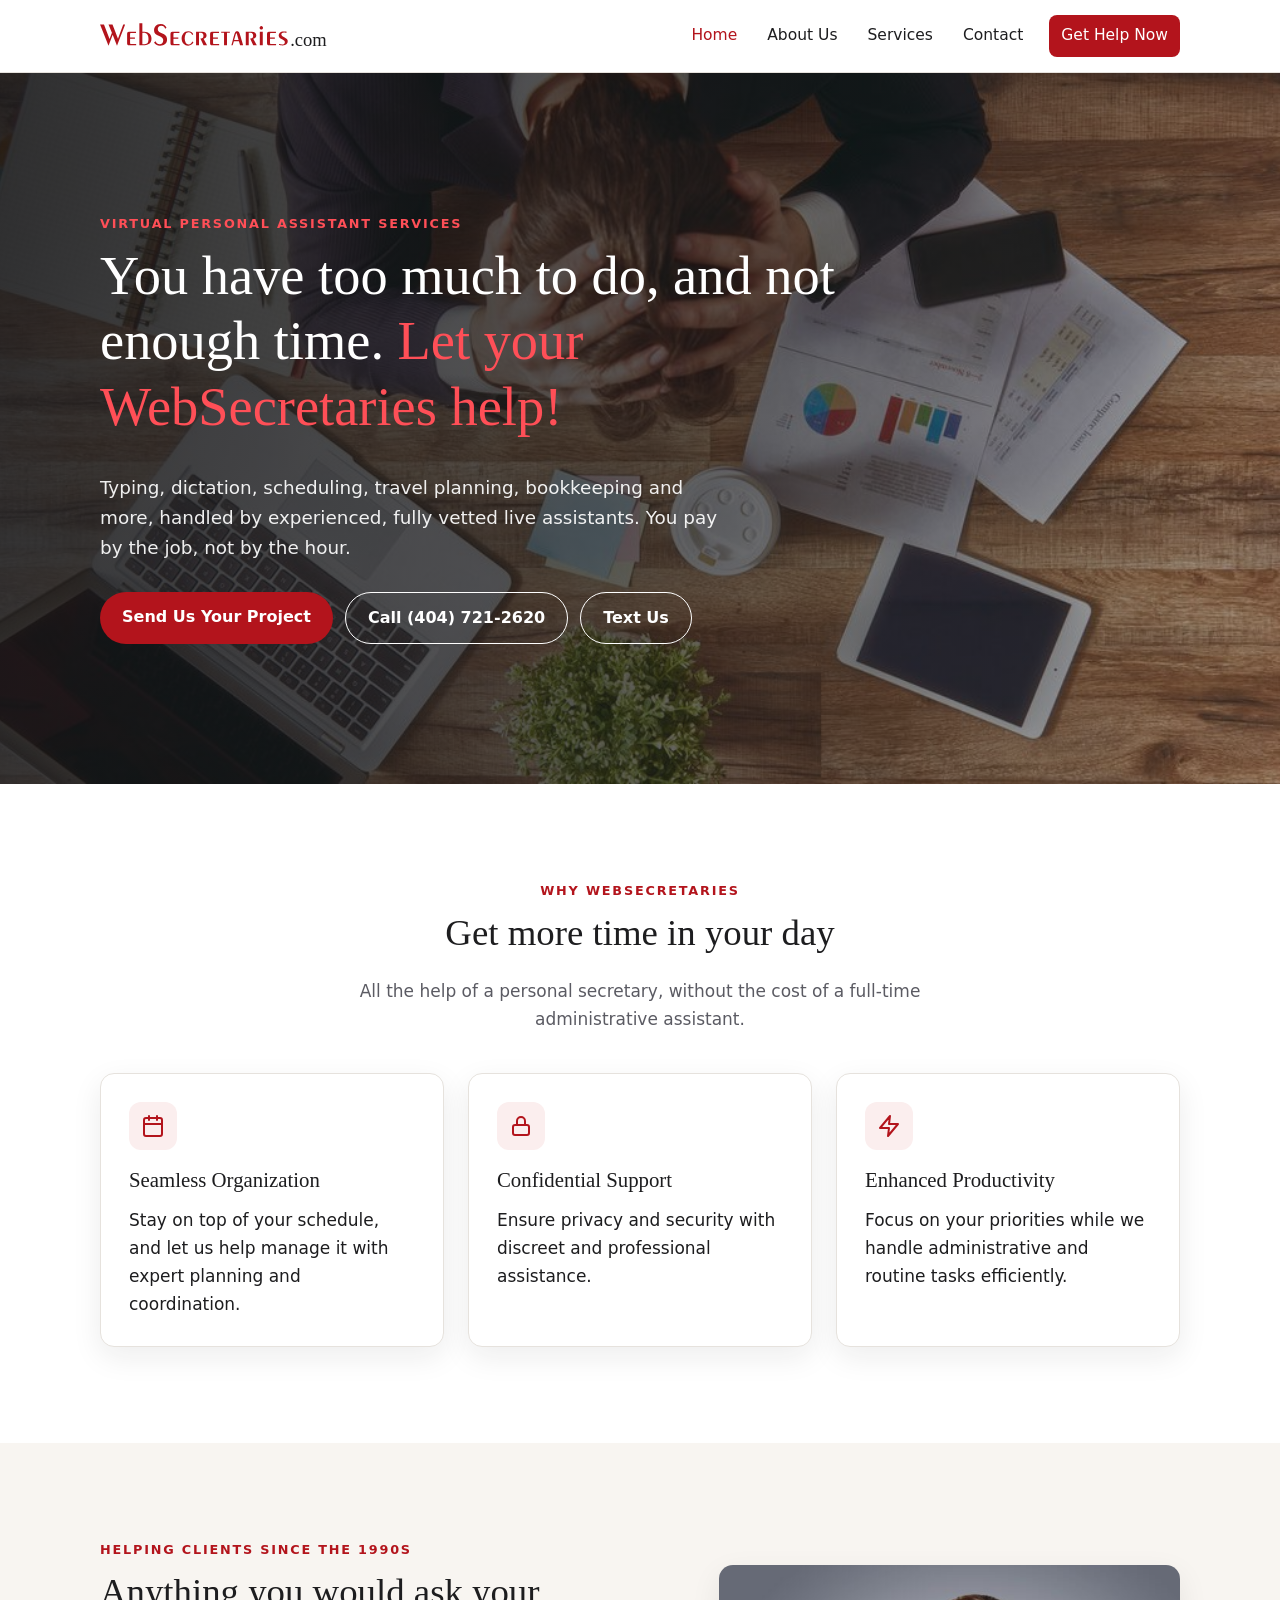
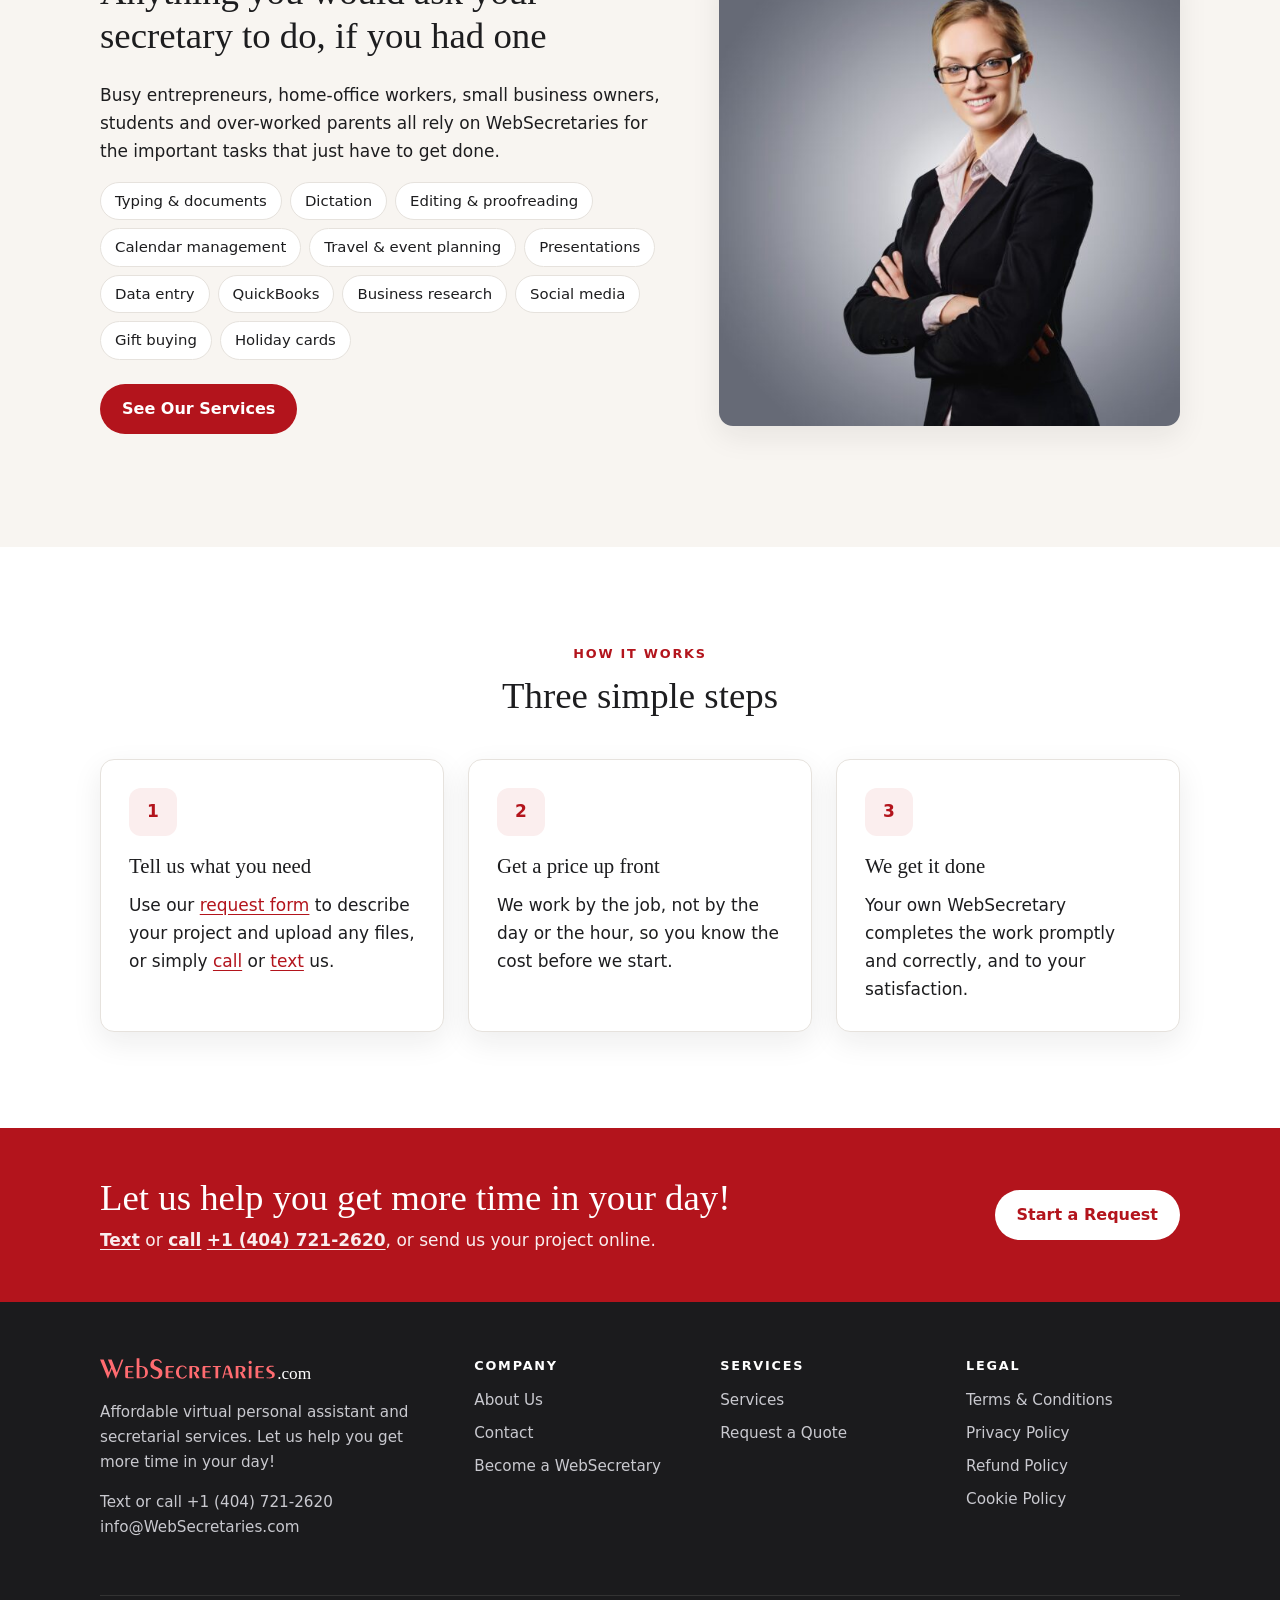
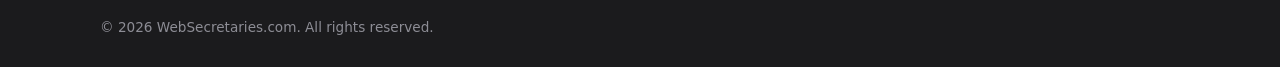
<file: index.html>
<!doctype html>
<html lang="en">
<head>
  <meta charset="utf-8">
  <meta http-equiv="Content-Security-Policy" content="default-src 'self'; script-src 'self'; style-src 'self' 'unsafe-inline' https://fonts.googleapis.com; font-src https://fonts.gstatic.com; img-src 'self' data:; connect-src 'self'; form-action 'self' https://forms.websecretaries.com; base-uri 'self'; object-src 'none'">
  <meta name="referrer" content="strict-origin-when-cross-origin">
  <meta name="viewport" content="width=device-width, initial-scale=1">
  <title>WebSecretaries.com | Affordable Virtual Assistant &amp; Secretarial Services</title>
  <meta name="description" content="You have too much to do and not enough time. WebSecretaries provides affordable virtual personal assistant and secretarial services, priced by the job, not the hour.">
  <link rel="canonical" href="https://websecretaries.com/">
  <link rel="icon" href="images/favicon.svg" type="image/svg+xml">
  <link rel="icon" href="images/favicon-32.png" sizes="32x32" type="image/png">
  <link rel="apple-touch-icon" href="images/apple-touch-icon.png">
  <link rel="preconnect" href="https://fonts.googleapis.com">
  <link rel="preconnect" href="https://fonts.gstatic.com" crossorigin>
  <link href="https://fonts.googleapis.com/css2?family=Inter:wght@400;500;600&family=Marcellus&display=swap" rel="stylesheet">
  <link rel="stylesheet" href="css/styles.css?v=20261014">
</head>
<body>
  <a class="skip-link" href="#main">Skip to content</a>

  <header class="site-header">
    <div class="container header-inner">
      <a class="logo" href="./"><img src="images/logo-wordmark.svg" alt="WebSecretaries" width="596" height="72"><span>.com</span></a>
      <button class="nav-toggle" aria-label="Menu" aria-expanded="false" aria-controls="site-nav"><span></span><span></span><span></span></button>
      <nav class="nav" id="site-nav" aria-label="Main">
        <a href="./" aria-current="page">Home</a>
        <a href="about.html">About Us</a>
        <a href="services.html">Services</a>
        <a href="contact.html">Contact</a>
        <a class="btn" href="contact.html#request">Get Help Now</a>
      </nav>
    </div>
  </header>

  <main id="main">
    <section class="hero">
      <div class="container">
        <span class="eyebrow">Virtual personal assistant services</span>
        <h1>You have too much to do, and not enough time. <em>Let your WebSecretaries help!</em></h1>
        <p>Typing, dictation, scheduling, travel planning, bookkeeping and more, handled by experienced, fully vetted live assistants. You pay by the job, not by the hour.</p>
        <div class="actions">
          <a class="btn" href="contact.html#request">Send Us Your Project</a>
          <a class="btn btn-outline" href="tel:+14047212620">Call (404) 721-2620</a>
          <a class="btn btn-outline" href="sms:+14047212620">Text Us</a>
        </div>
      </div>
    </section>

    <section class="section">
      <div class="container">
        <div class="section-head center">
          <span class="eyebrow">Why WebSecretaries</span>
          <h2>Get more time in your day</h2>
          <p>All the help of a personal secretary, without the cost of a full-time administrative assistant.</p>
        </div>
        <div class="grid grid-3">
          <div class="card">
            <div class="icon"><svg viewBox="0 0 24 24" fill="none" stroke="currentColor" stroke-width="2" stroke-linecap="round" stroke-linejoin="round"><rect x="3" y="4" width="18" height="18" rx="2"/><path d="M16 2v4M8 2v4M3 10h18"/></svg></div>
            <h3>Seamless Organization</h3>
            <p>Stay on top of your schedule, and let us help manage it with expert planning and coordination.</p>
          </div>
          <div class="card">
            <div class="icon"><svg viewBox="0 0 24 24" fill="none" stroke="currentColor" stroke-width="2" stroke-linecap="round" stroke-linejoin="round"><rect x="4" y="11" width="16" height="10" rx="2"/><path d="M8 11V7a4 4 0 0 1 8 0v4"/></svg></div>
            <h3>Confidential Support</h3>
            <p>Ensure privacy and security with discreet and professional assistance.</p>
          </div>
          <div class="card">
            <div class="icon"><svg viewBox="0 0 24 24" fill="none" stroke="currentColor" stroke-width="2" stroke-linecap="round" stroke-linejoin="round"><path d="M13 2 3 14h9l-1 8 10-12h-9l1-8z"/></svg></div>
            <h3>Enhanced Productivity</h3>
            <p>Focus on your priorities while we handle administrative and routine tasks efficiently.</p>
          </div>
        </div>
      </div>
    </section>

    <section class="section section-alt">
      <div class="container split">
        <div>
          <span class="eyebrow">Helping clients since the 1990s</span>
          <h2>Anything you would ask your secretary to do, if you had one</h2>
          <p>Busy entrepreneurs, home-office workers, small business owners, students and over-worked parents all rely on WebSecretaries for the important tasks that just have to get done.</p>
          <ul class="task-list" aria-label="Examples of tasks">
            <li>Typing &amp; documents</li><li>Dictation</li><li>Editing &amp; proofreading</li><li>Calendar management</li>
            <li>Travel &amp; event planning</li><li>Presentations</li><li>Data entry</li><li>QuickBooks</li>
            <li>Business research</li><li>Social media</li><li>Gift buying</li><li>Holiday cards</li>
          </ul>
          <p style="margin-top:24px"><a class="btn" href="services.html">See Our Services</a></p>
        </div>
        <img src="images/assistant.jpg" alt="A smiling professional assistant" width="600" height="600" loading="lazy">
      </div>
    </section>

    <section class="section">
      <div class="container">
        <div class="section-head center">
          <span class="eyebrow">How it works</span>
          <h2>Three simple steps</h2>
        </div>
        <div class="grid grid-3">
          <div class="card">
            <div class="icon"><strong>1</strong></div>
            <h3>Tell us what you need</h3>
            <p>Use our <a href="contact.html#request">request form</a> to describe your project and upload any files, or simply <a href="tel:+14047212620">call</a> or <a href="sms:+14047212620">text</a> us.</p>
          </div>
          <div class="card">
            <div class="icon"><strong>2</strong></div>
            <h3>Get a price up front</h3>
            <p>We work by the job, not by the day or the hour, so you know the cost before we start.</p>
          </div>
          <div class="card">
            <div class="icon"><strong>3</strong></div>
            <h3>We get it done</h3>
            <p>Your own WebSecretary completes the work promptly and correctly, and to your satisfaction.</p>
          </div>
        </div>
      </div>
    </section>

    <section class="cta">
      <div class="container">
        <div>
          <h2>Let us help you get more time in your day!</h2>
          <p><a href="sms:+14047212620">Text</a> or <a href="tel:+14047212620">call</a> <a href="tel:+14047212620">+1 (404) 721-2620</a>, or send us your project online.</p>
        </div>
        <a class="btn btn-light" href="contact.html#request">Start a Request</a>
      </div>
    </section>
  </main>

  <footer class="site-footer">
    <div class="container">
      <div class="footer-grid">
        <div>
          <a class="logo" href="./"><img src="images/logo-wordmark-light.svg" alt="WebSecretaries" width="596" height="72"><span>.com</span></a>
          <p style="margin-top:12px">Affordable virtual personal assistant and secretarial services. Let us help you get more time in your day!</p>
          <p><a href="sms:+14047212620">Text</a> or <a href="tel:+14047212620">call</a> <a href="tel:+14047212620">+1 (404) 721-2620</a><br><a href="mailto:info@WebSecretaries.com">info@WebSecretaries.com</a></p>
        </div>
        <div>
          <h3>Company</h3>
          <ul>
            <li><a href="about.html">About Us</a></li>
            <li><a href="contact.html">Contact</a></li>
            <li><a href="contact.html#request">Become a WebSecretary</a></li>
          </ul>
        </div>
        <div>
          <h3>Services</h3>
          <ul>
            <li><a href="services.html">Services</a></li>
            <li><a href="contact.html#request">Request a Quote</a></li>
          </ul>
        </div>
        <div>
          <h3>Legal</h3>
          <ul>
            <li><a href="terms.html">Terms &amp; Conditions</a></li>
            <li><a href="privacy.html">Privacy Policy</a></li>
            <li><a href="refund.html">Refund Policy</a></li>
            <li><a href="cookies.html">Cookie Policy</a></li>
          </ul>
        </div>
      </div>
      <div class="footer-bottom">&copy; <span id="year">2026</span> WebSecretaries.com. All rights reserved.</div>
    </div>
  </footer>

  <script src="js/main.js?v=20261013c"></script>
</body>
</html>
</file>
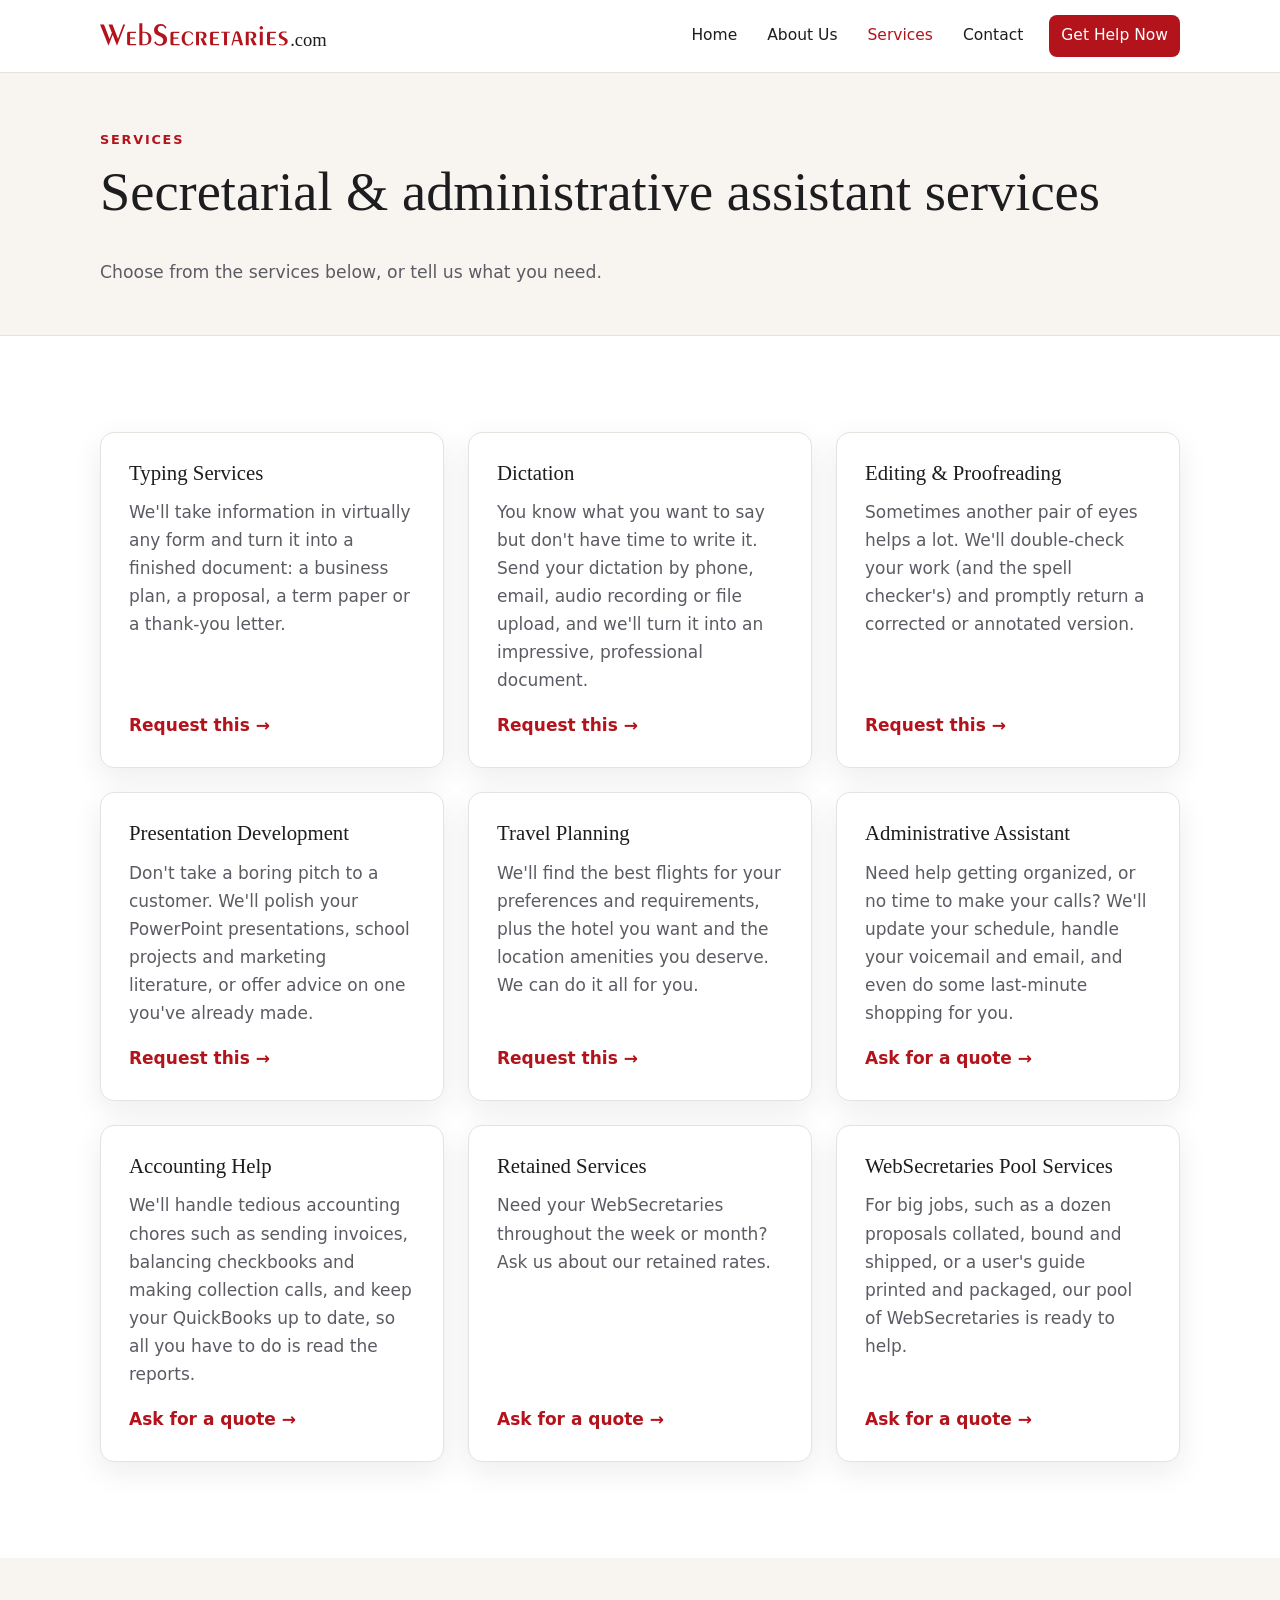
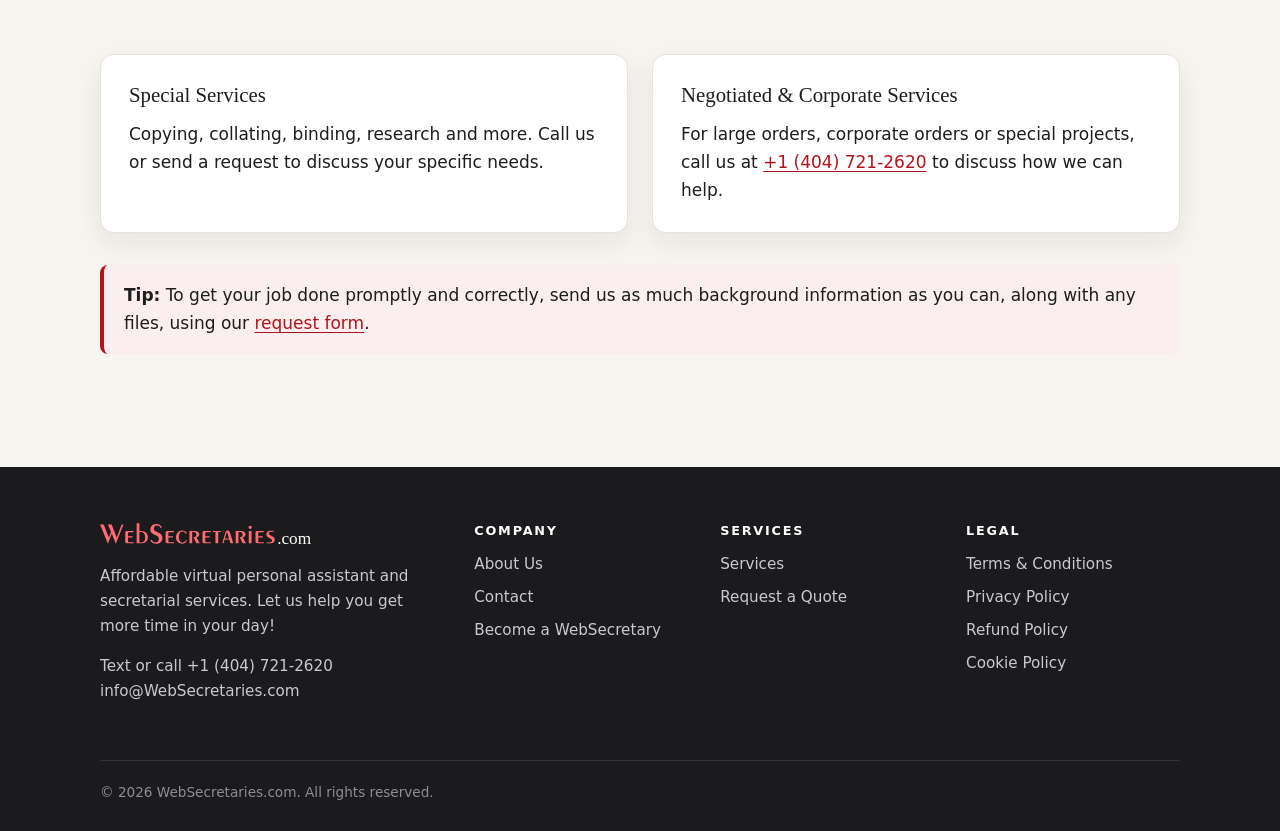
<file: administrative-assistant-services/index.html>
<!doctype html>
<html lang="en"><head><meta charset="utf-8"><title>Moved</title><link rel="canonical" href="https://websecretaries.com/services.html"><meta http-equiv="refresh" content="0; url=/services.html"><meta name="robots" content="noindex"></head><body><p>This page has moved to <a href="/services.html">/services.html</a>.</p></body></html>
</file>
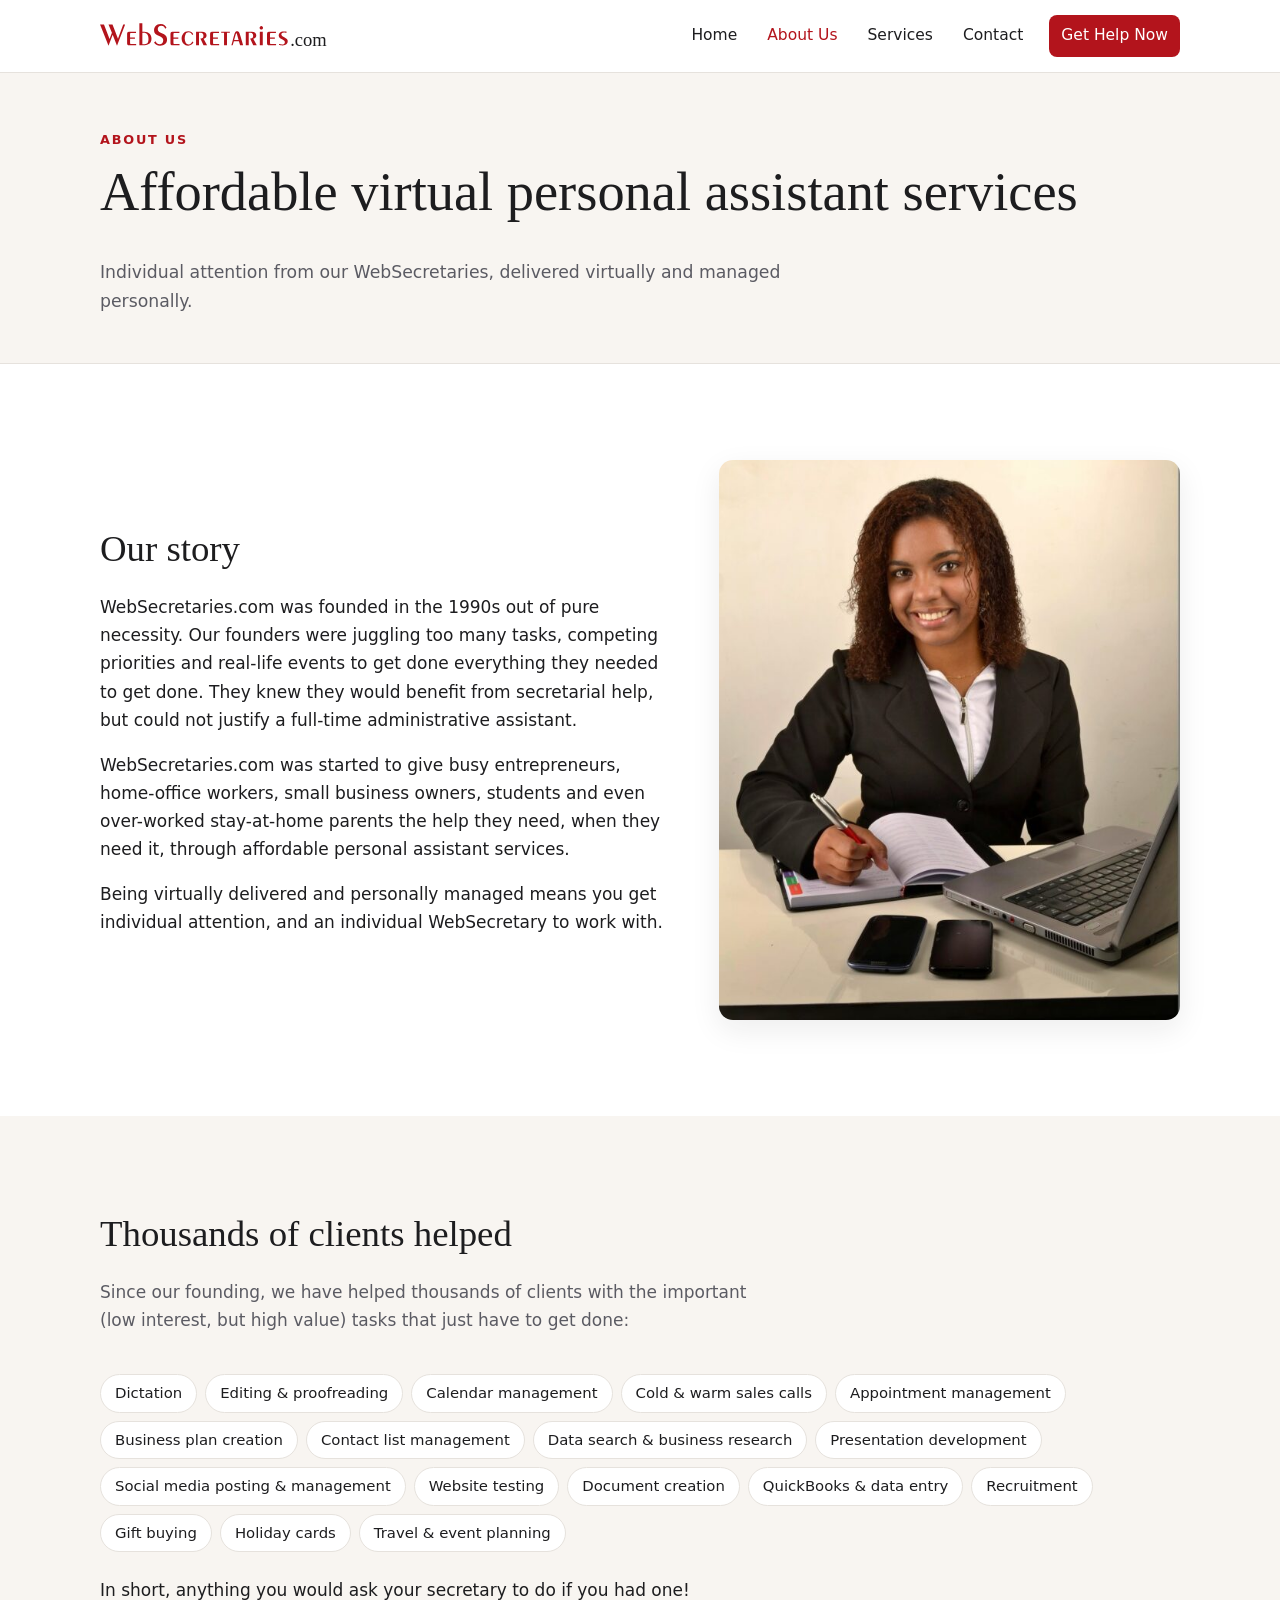
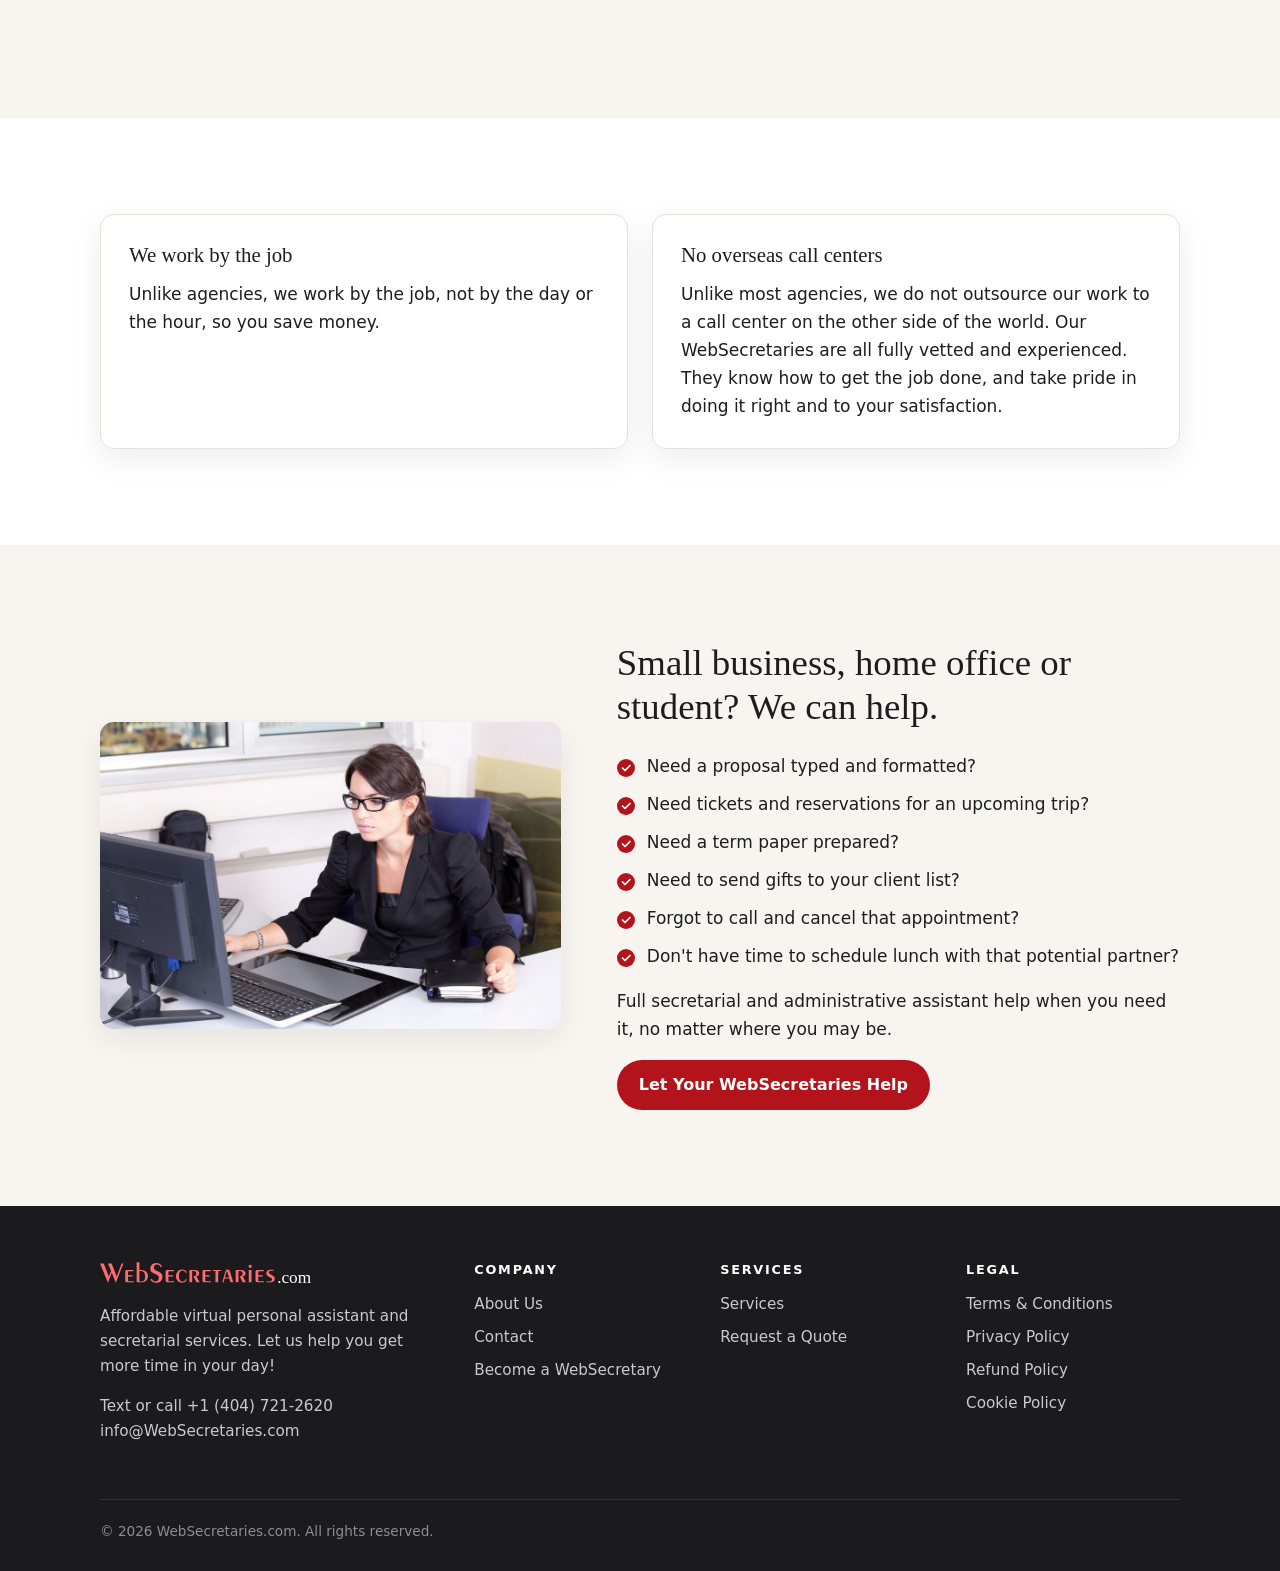
<file: affordable-virtual-personal-assistant-services/index.html>
<!doctype html>
<html lang="en"><head><meta charset="utf-8"><title>Moved</title><link rel="canonical" href="https://websecretaries.com/about.html"><meta http-equiv="refresh" content="0; url=/about.html"><meta name="robots" content="noindex"></head><body><p>This page has moved to <a href="/about.html">/about.html</a>.</p></body></html>
</file>
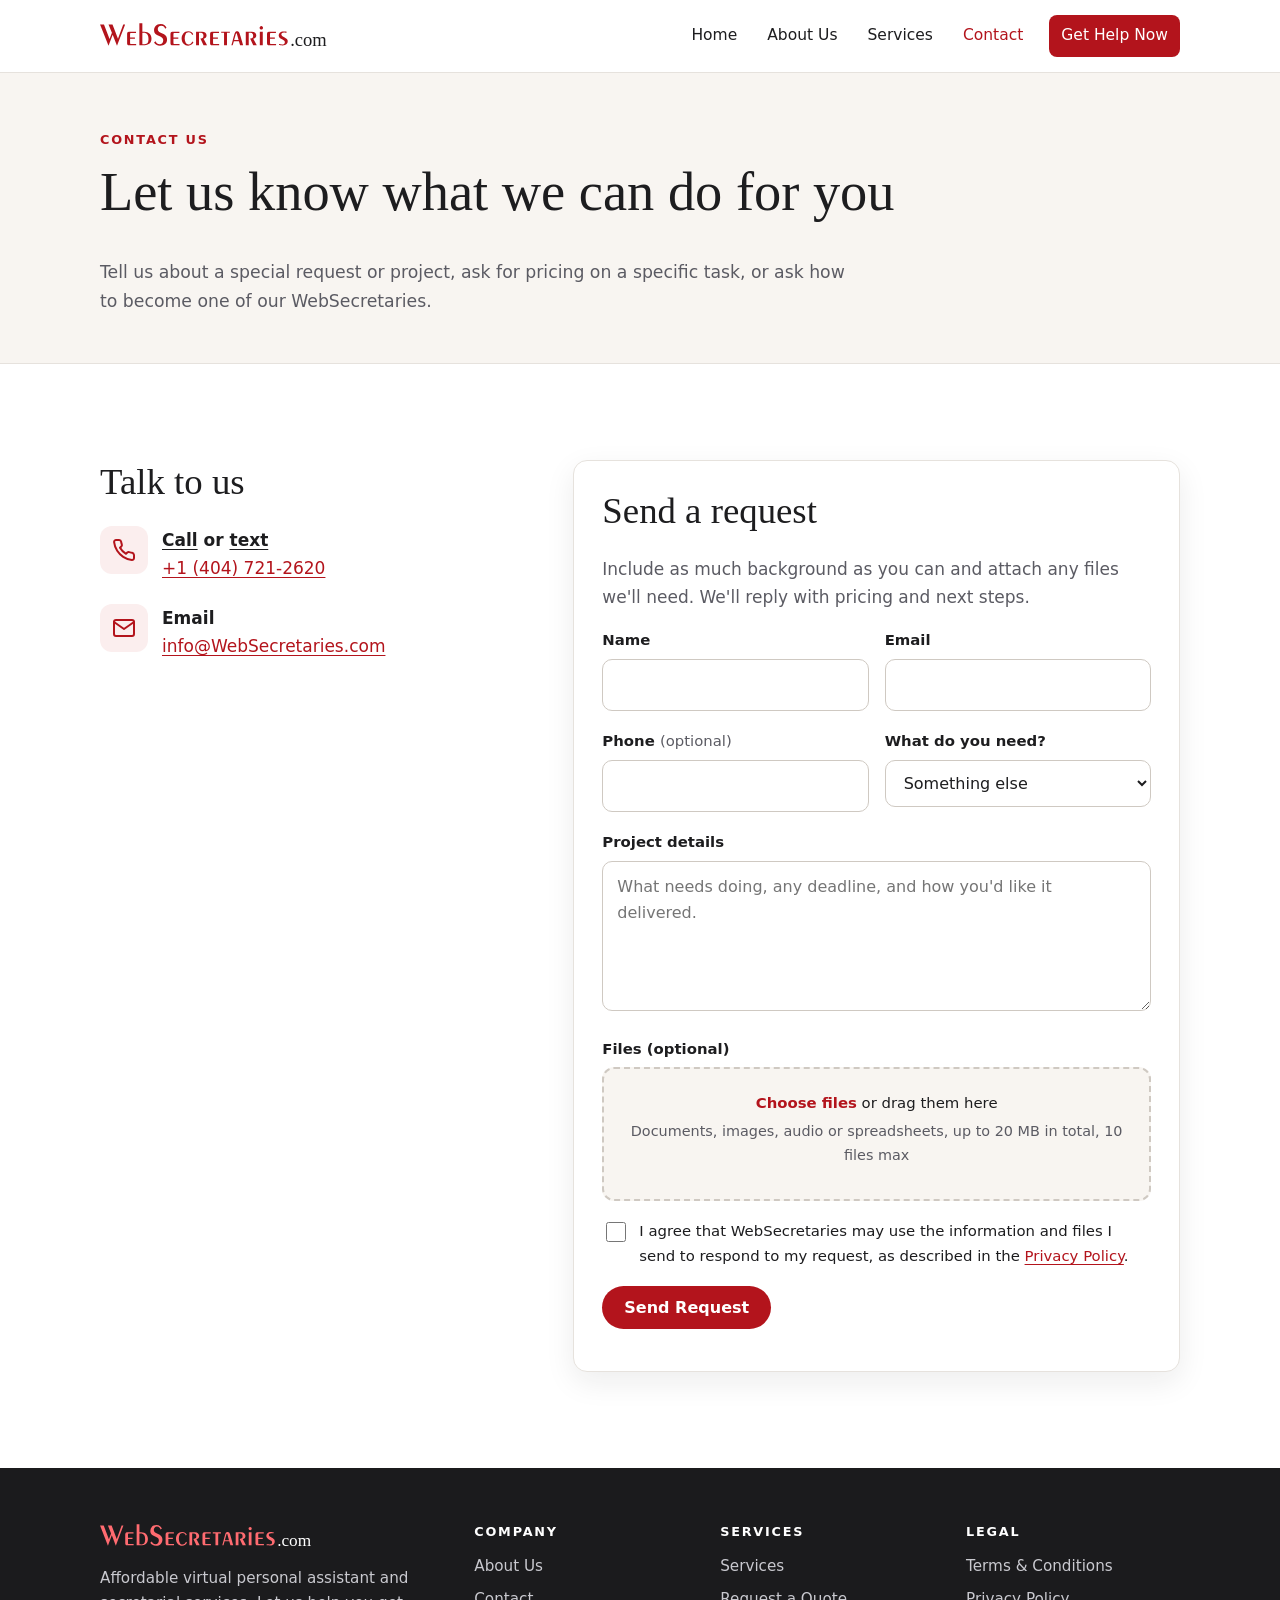
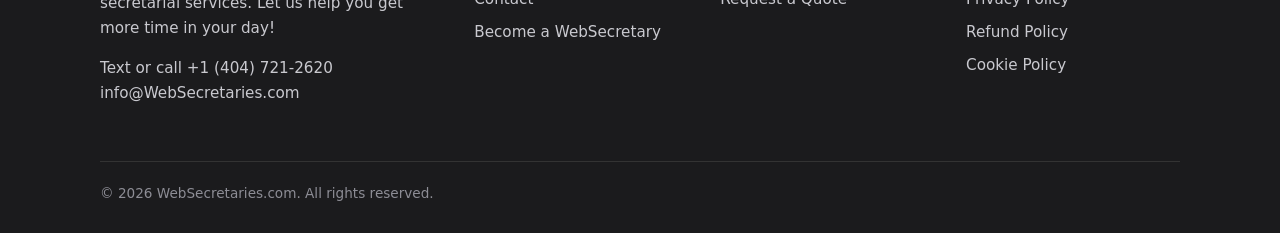
<file: contact-us/index.html>
<!doctype html>
<html lang="en"><head><meta charset="utf-8"><title>Moved</title><link rel="canonical" href="https://websecretaries.com/contact.html"><meta http-equiv="refresh" content="0; url=/contact.html"><meta name="robots" content="noindex"></head><body><p>This page has moved to <a href="/contact.html">/contact.html</a>.</p></body></html>
</file>
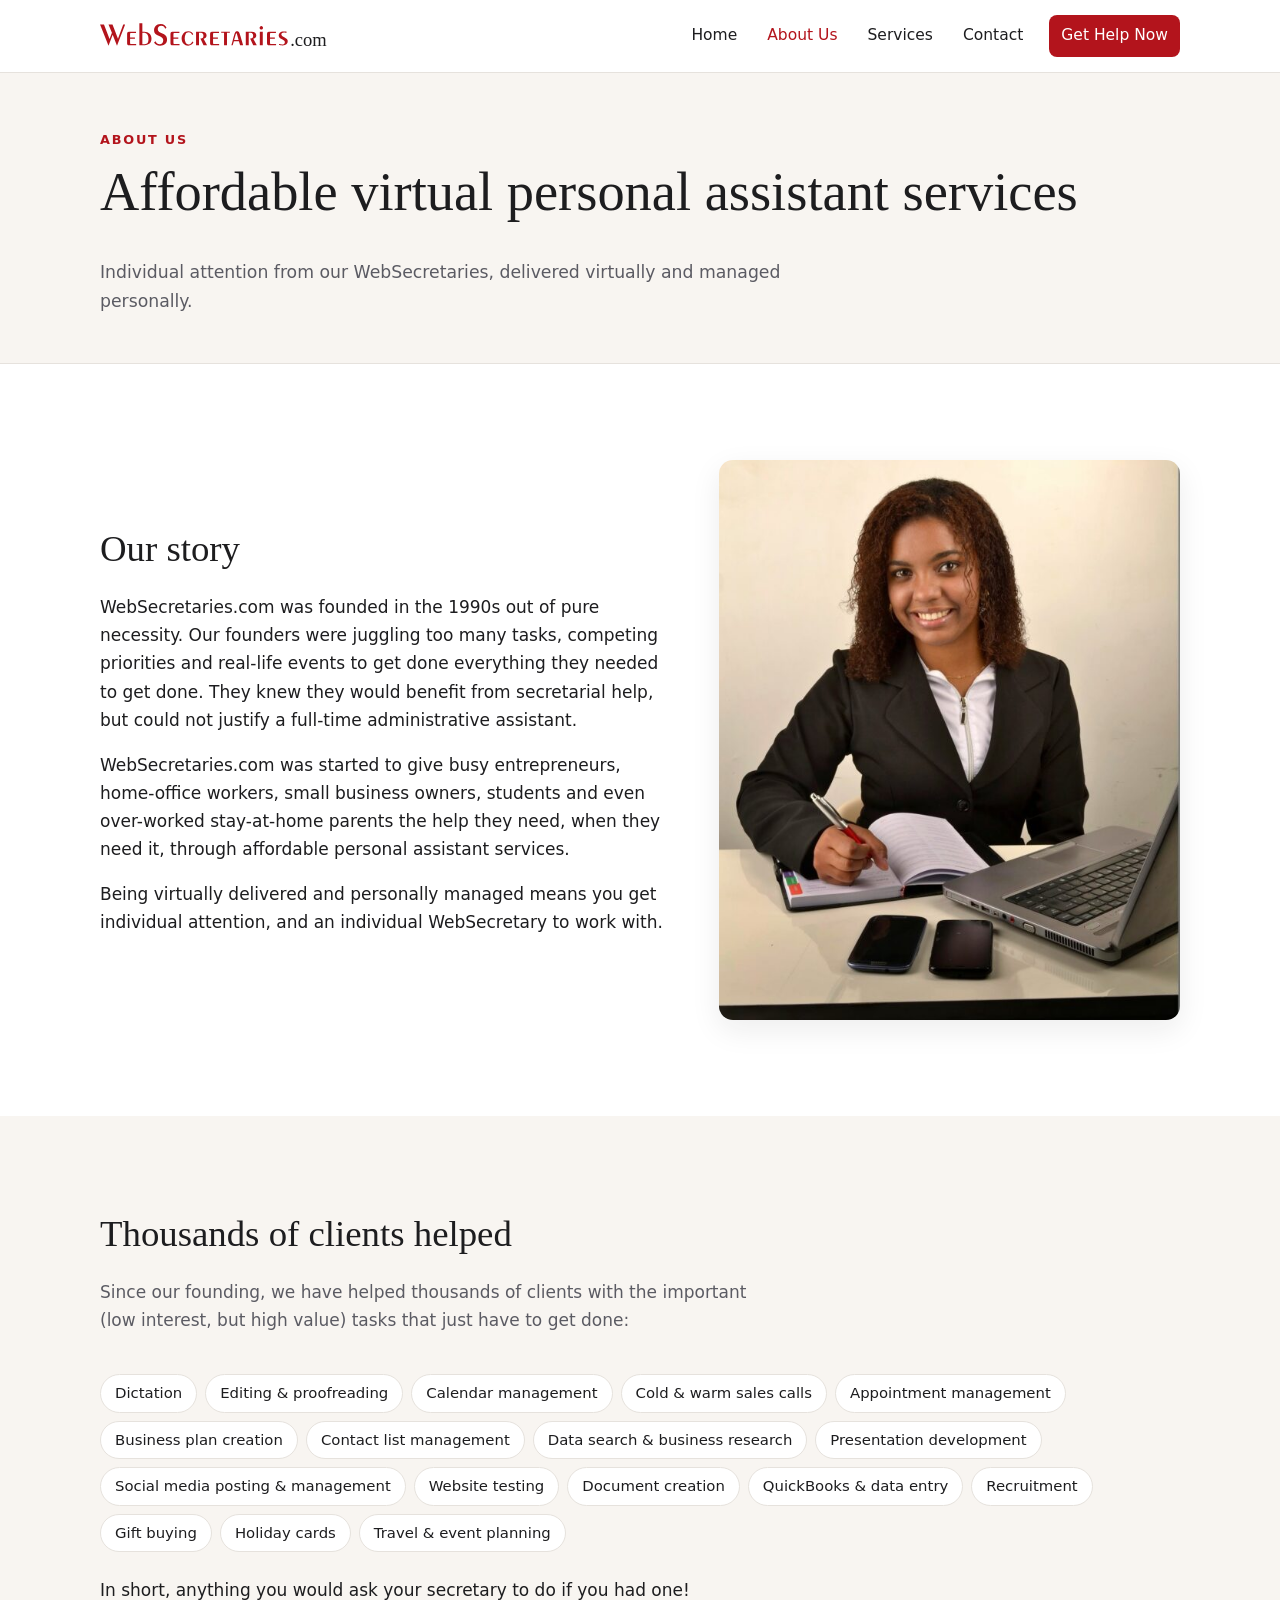
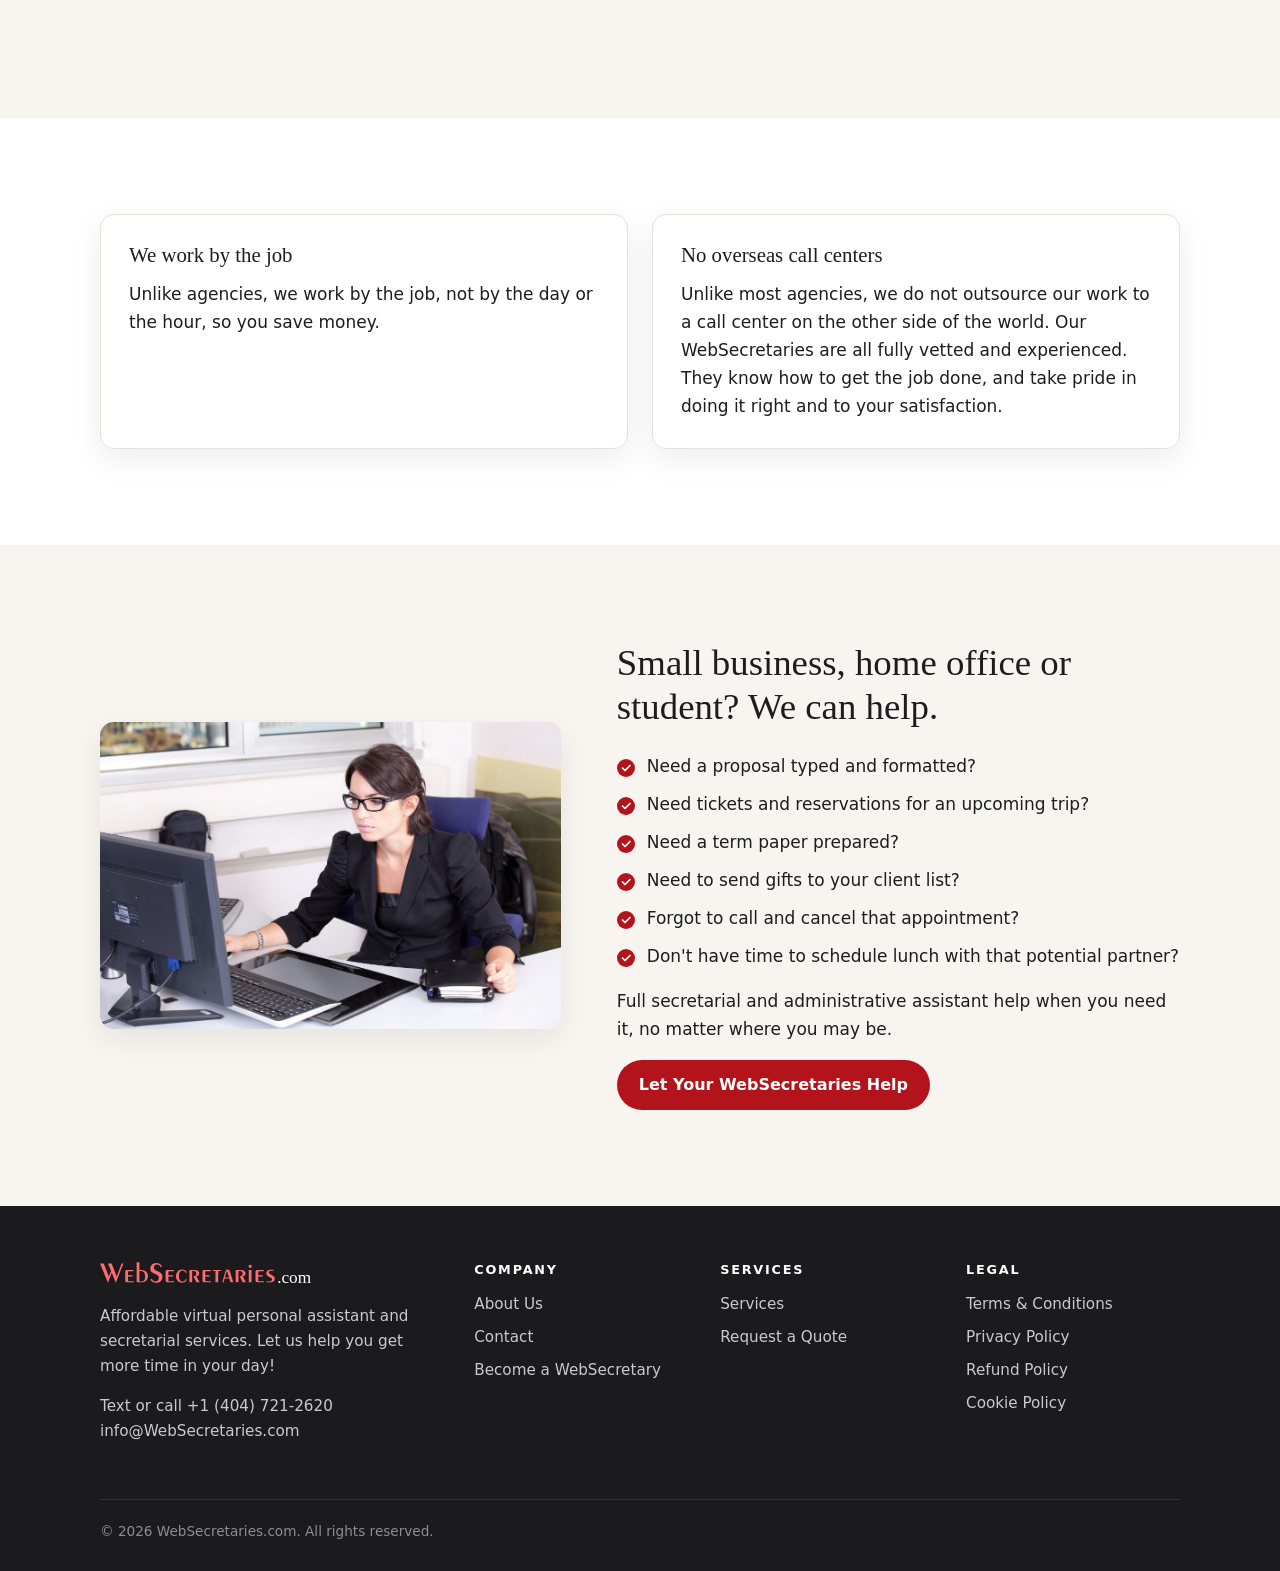
<file: about.html>
<!doctype html>
<html lang="en">
<head>
  <meta charset="utf-8">
  <meta http-equiv="Content-Security-Policy" content="default-src 'self'; script-src 'self'; style-src 'self' 'unsafe-inline' https://fonts.googleapis.com; font-src https://fonts.gstatic.com; img-src 'self' data:; connect-src 'self'; form-action 'self' https://forms.websecretaries.com; base-uri 'self'; object-src 'none'">
  <meta name="referrer" content="strict-origin-when-cross-origin">
  <meta name="viewport" content="width=device-width, initial-scale=1">
  <title>About Us | Affordable Virtual Personal Assistant Services | WebSecretaries.com</title>
  <meta name="description" content="WebSecretaries.com was founded in the 1990s to provide affordable virtual personal assistant services to entrepreneurs, small businesses, home offices, students and busy families.">
  <link rel="canonical" href="https://websecretaries.com/about.html">
  <link rel="icon" href="images/favicon.svg" type="image/svg+xml">
  <link rel="icon" href="images/favicon-32.png" sizes="32x32" type="image/png">
  <link rel="apple-touch-icon" href="images/apple-touch-icon.png">
  <link rel="preconnect" href="https://fonts.googleapis.com">
  <link rel="preconnect" href="https://fonts.gstatic.com" crossorigin>
  <link href="https://fonts.googleapis.com/css2?family=Inter:wght@400;500;600&family=Marcellus&display=swap" rel="stylesheet">
  <link rel="stylesheet" href="css/styles.css?v=20261014">
</head>
<body>
  <a class="skip-link" href="#main">Skip to content</a>

  <header class="site-header">
    <div class="container header-inner">
      <a class="logo" href="./"><img src="images/logo-wordmark.svg" alt="WebSecretaries" width="596" height="72"><span>.com</span></a>
      <button class="nav-toggle" aria-label="Menu" aria-expanded="false" aria-controls="site-nav"><span></span><span></span><span></span></button>
      <nav class="nav" id="site-nav" aria-label="Main">
        <a href="./">Home</a>
        <a href="about.html" aria-current="page">About Us</a>
        <a href="services.html">Services</a>
        <a href="contact.html">Contact</a>
        <a class="btn" href="contact.html#request">Get Help Now</a>
      </nav>
    </div>
  </header>

  <main id="main">
    <section class="page-hero">
      <div class="container">
        <span class="eyebrow">About Us</span>
        <h1>Affordable virtual personal assistant services</h1>
        <p>Individual attention from our WebSecretaries, delivered virtually and managed personally.</p>
      </div>
    </section>

    <section class="section">
      <div class="container split">
        <div>
          <h2>Our story</h2>
          <p>WebSecretaries.com was founded in the 1990s out of pure necessity. Our founders were juggling too many tasks, competing priorities and real-life events to get done everything they needed to get done. They knew they would benefit from secretarial help, but could not justify a full-time administrative assistant.</p>
          <p>WebSecretaries.com was started to give busy entrepreneurs, home-office workers, small business owners, students and even over-worked stay-at-home parents the help they need, when they need it, through affordable personal assistant services.</p>
          <p>Being virtually delivered and personally managed means you get individual attention, and an individual WebSecretary to work with.</p>
        </div>
        <img src="images/assistant-desk.jpg" alt="A smiling assistant at her desk with a planner and laptop" width="600" height="901" loading="lazy" style="max-height:560px">
      </div>
    </section>

    <section class="section section-alt">
      <div class="container">
        <div class="section-head">
          <h2>Thousands of clients helped</h2>
          <p>Since our founding, we have helped thousands of clients with the important (low interest, but high value) tasks that just have to get done:</p>
        </div>
        <ul class="task-list">
          <li>Dictation</li><li>Editing &amp; proofreading</li><li>Calendar management</li><li>Cold &amp; warm sales calls</li>
          <li>Appointment management</li><li>Business plan creation</li><li>Contact list management</li><li>Data search &amp; business research</li>
          <li>Presentation development</li><li>Social media posting &amp; management</li><li>Website testing</li><li>Document creation</li>
          <li>QuickBooks &amp; data entry</li><li>Recruitment</li><li>Gift buying</li><li>Holiday cards</li><li>Travel &amp; event planning</li>
        </ul>
        <p style="margin-top:24px">In short, anything you would ask your secretary to do if you had one!</p>
      </div>
    </section>

    <section class="section">
      <div class="container">
        <div class="grid grid-2">
          <div class="card">
            <h3>We work by the job</h3>
            <p>Unlike agencies, we work by the job, not by the day or the hour, so you save money.</p>
          </div>
          <div class="card">
            <h3>No overseas call centers</h3>
            <p>Unlike most agencies, we do not outsource our work to a call center on the other side of the world. Our WebSecretaries are all fully vetted and experienced. They know how to get the job done, and take pride in doing it right and to your satisfaction.</p>
          </div>
        </div>
      </div>
    </section>

    <section class="section section-alt">
      <div class="container split reverse">
        <img src="images/secretary-office.jpg" alt="An assistant working at a computer in a bright office" width="1024" height="683" loading="lazy">
        <div>
          <h2>Small business, home office or student? We can help.</h2>
          <ul class="checks">
            <li>Need a proposal typed and formatted?</li>
            <li>Need tickets and reservations for an upcoming trip?</li>
            <li>Need a term paper prepared?</li>
            <li>Need to send gifts to your client list?</li>
            <li>Forgot to call and cancel that appointment?</li>
            <li>Don't have time to schedule lunch with that potential partner?</li>
          </ul>
          <p>Full secretarial and administrative assistant help when you need it, no matter where you may be.</p>
          <a class="btn" href="contact.html#request">Let Your WebSecretaries Help</a>
        </div>
      </div>
    </section>
  </main>

  <footer class="site-footer">
    <div class="container">
      <div class="footer-grid">
        <div>
          <a class="logo" href="./"><img src="images/logo-wordmark-light.svg" alt="WebSecretaries" width="596" height="72"><span>.com</span></a>
          <p style="margin-top:12px">Affordable virtual personal assistant and secretarial services. Let us help you get more time in your day!</p>
          <p><a href="sms:+14047212620">Text</a> or <a href="tel:+14047212620">call</a> <a href="tel:+14047212620">+1 (404) 721-2620</a><br><a href="mailto:info@WebSecretaries.com">info@WebSecretaries.com</a></p>
        </div>
        <div>
          <h3>Company</h3>
          <ul>
            <li><a href="about.html">About Us</a></li>
            <li><a href="contact.html">Contact</a></li>
            <li><a href="contact.html#request">Become a WebSecretary</a></li>
          </ul>
        </div>
        <div>
          <h3>Services</h3>
          <ul>
            <li><a href="services.html">Services</a></li>
            <li><a href="contact.html#request">Request a Quote</a></li>
          </ul>
        </div>
        <div>
          <h3>Legal</h3>
          <ul>
            <li><a href="terms.html">Terms &amp; Conditions</a></li>
            <li><a href="privacy.html">Privacy Policy</a></li>
            <li><a href="refund.html">Refund Policy</a></li>
            <li><a href="cookies.html">Cookie Policy</a></li>
          </ul>
        </div>
      </div>
      <div class="footer-bottom">&copy; <span id="year">2026</span> WebSecretaries.com. All rights reserved.</div>
    </div>
  </footer>

  <script src="js/main.js?v=20261013c"></script>
</body>
</html>
</file>
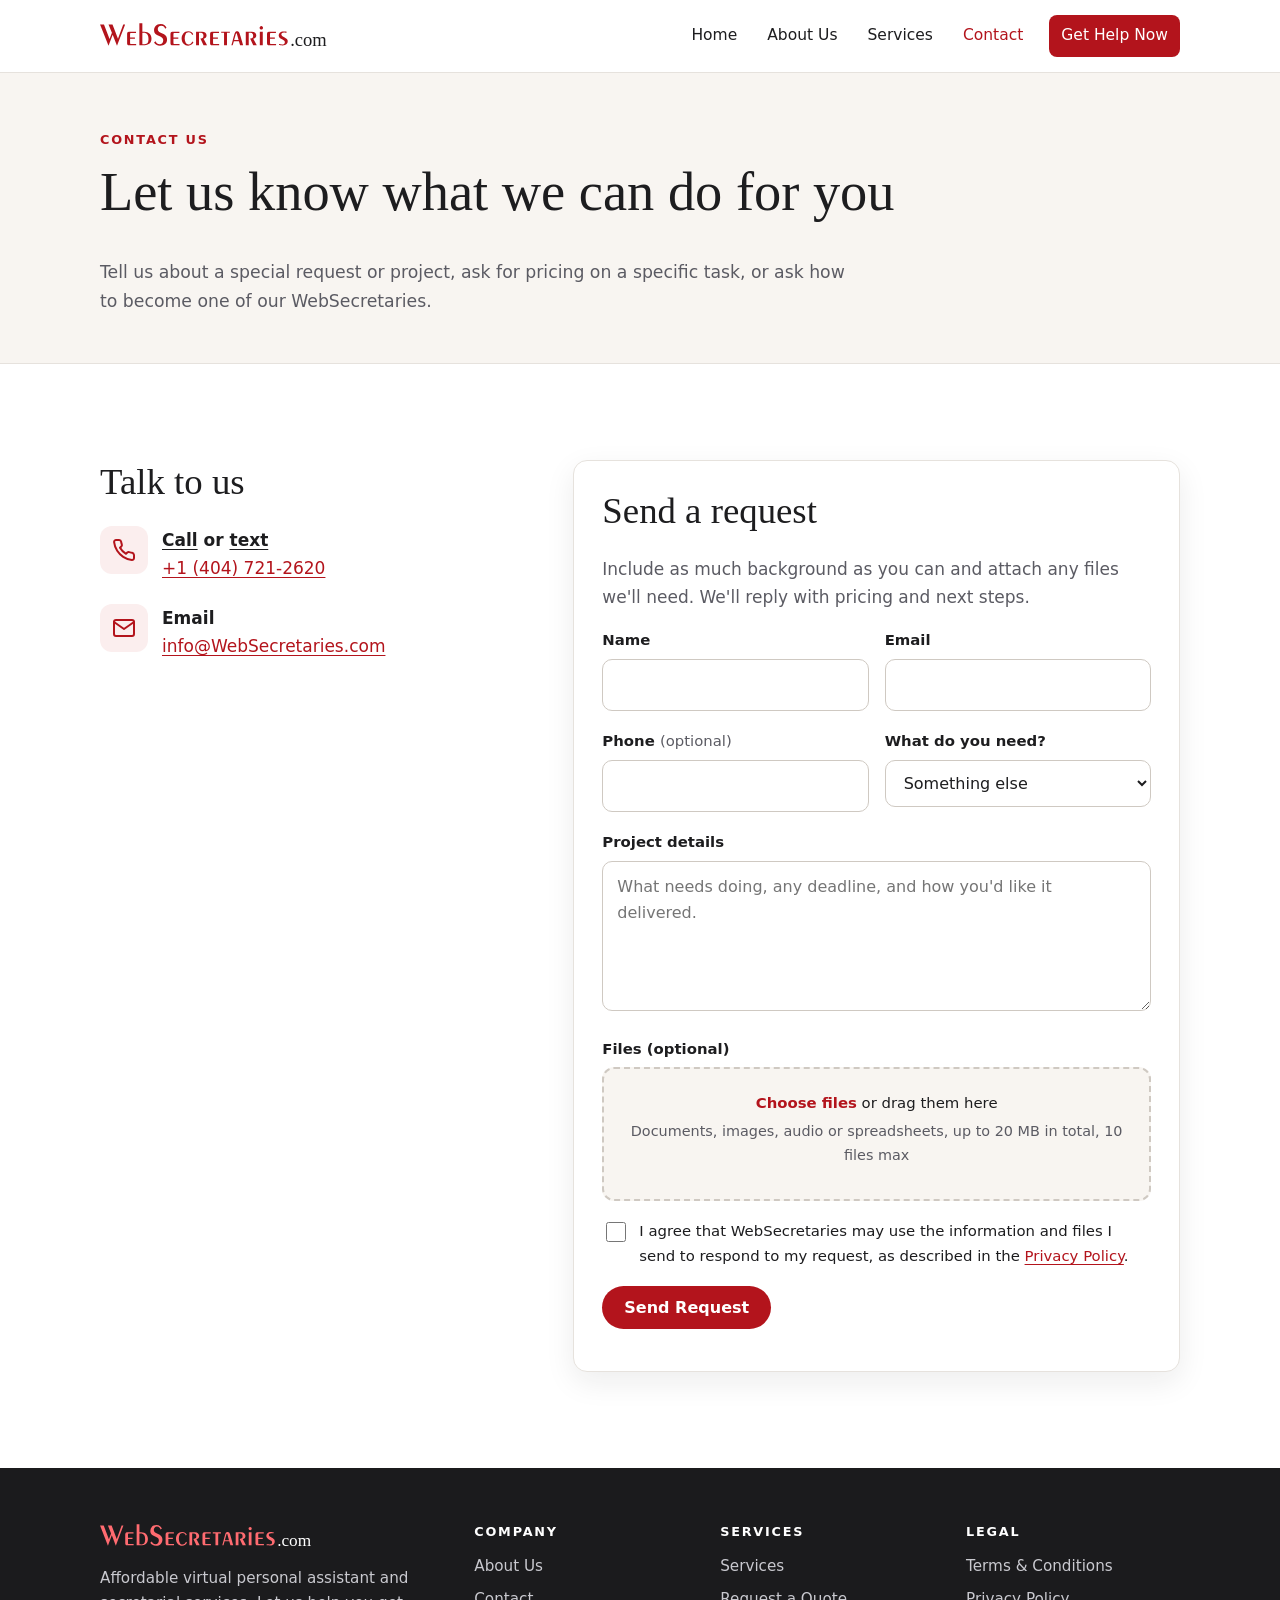
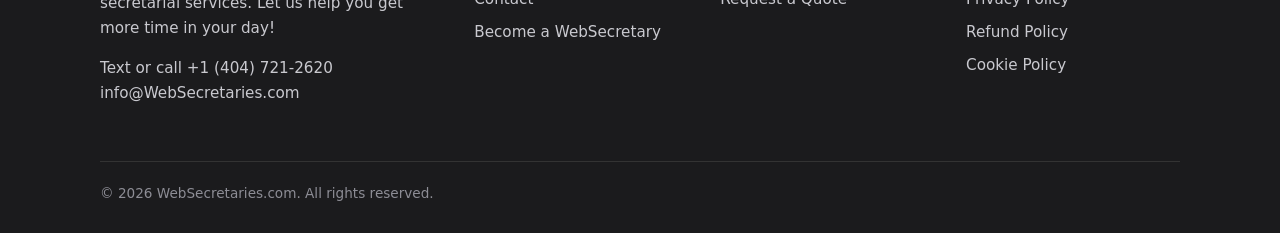
<file: contact.html>
<!doctype html>
<html lang="en">
<head>
  <meta charset="utf-8">
  <meta http-equiv="Content-Security-Policy" content="default-src 'self'; script-src 'self'; style-src 'self' 'unsafe-inline' https://fonts.googleapis.com; font-src https://fonts.gstatic.com; img-src 'self' data:; connect-src 'self'; form-action 'self' https://forms.websecretaries.com; base-uri 'self'; object-src 'none'">
  <meta name="referrer" content="strict-origin-when-cross-origin">
  <meta name="viewport" content="width=device-width, initial-scale=1">
  <title>Contact Us &amp; Send a Request | WebSecretaries.com</title>
  <meta name="description" content="Contact WebSecretaries: send your project details and files online, call or text +1 (404) 721-2620, or email info@WebSecretaries.com.">
  <link rel="canonical" href="https://websecretaries.com/contact.html">
  <link rel="icon" href="images/favicon.svg" type="image/svg+xml">
  <link rel="icon" href="images/favicon-32.png" sizes="32x32" type="image/png">
  <link rel="apple-touch-icon" href="images/apple-touch-icon.png">
  <link rel="preconnect" href="https://fonts.googleapis.com">
  <link rel="preconnect" href="https://fonts.gstatic.com" crossorigin>
  <link href="https://fonts.googleapis.com/css2?family=Inter:wght@400;500;600&family=Marcellus&display=swap" rel="stylesheet">
  <link rel="stylesheet" href="css/styles.css?v=20261014">
</head>
<body>
  <a class="skip-link" href="#main">Skip to content</a>

  <header class="site-header">
    <div class="container header-inner">
      <a class="logo" href="./"><img src="images/logo-wordmark.svg" alt="WebSecretaries" width="596" height="72"><span>.com</span></a>
      <button class="nav-toggle" aria-label="Menu" aria-expanded="false" aria-controls="site-nav"><span></span><span></span><span></span></button>
      <nav class="nav" id="site-nav" aria-label="Main">
        <a href="./">Home</a>
        <a href="about.html">About Us</a>
        <a href="services.html">Services</a>
        <a href="contact.html" aria-current="page">Contact</a>
        <a class="btn" href="contact.html#request">Get Help Now</a>
      </nav>
    </div>
  </header>

  <main id="main">
    <section class="page-hero">
      <div class="container">
        <span class="eyebrow">Contact Us</span>
        <h1>Let us know what we can do for you</h1>
        <p>Tell us about a special request or project, ask for pricing on a specific task, or ask how to become one of our WebSecretaries.</p>
      </div>
    </section>

    <section class="section">
      <div class="container contact-grid">
        <div>
          <h2>Talk to us</h2>
          <div class="contact-item">
            <div class="icon"><svg viewBox="0 0 24 24" fill="none" stroke="currentColor" stroke-width="2" stroke-linecap="round" stroke-linejoin="round"><path d="M22 16.9v3a2 2 0 0 1-2.2 2 19.8 19.8 0 0 1-8.6-3.1 19.5 19.5 0 0 1-6-6A19.8 19.8 0 0 1 2.1 4.2 2 2 0 0 1 4.1 2h3a2 2 0 0 1 2 1.7c.1.9.4 1.8.7 2.7a2 2 0 0 1-.5 2.1L8 9.8a16 16 0 0 0 6 6l1.3-1.3a2 2 0 0 1 2.1-.4c.9.3 1.8.6 2.7.7a2 2 0 0 1 1.7 2z"/></svg></div>
            <div><strong><a href="tel:+14047212620">Call</a> or <a href="sms:+14047212620">text</a></strong><a href="tel:+14047212620">+1 (404) 721-2620</a></div>
          </div>
          <div class="contact-item">
            <div class="icon"><svg viewBox="0 0 24 24" fill="none" stroke="currentColor" stroke-width="2" stroke-linecap="round" stroke-linejoin="round"><rect x="2" y="4" width="20" height="16" rx="2"/><path d="m22 6-10 7L2 6"/></svg></div>
            <div><strong>Email</strong><a href="mailto:info@WebSecretaries.com">info@WebSecretaries.com</a></div>
          </div>
        </div>

        <div class="card" id="request">
          <h2>Send a request</h2>
          <p style="color:var(--muted)">Include as much background as you can and attach any files we'll need. We'll reply with pricing and next steps.</p>
          <form id="contact-form" action="https://forms.websecretaries.com/send.php" method="POST" enctype="multipart/form-data" accept-charset="UTF-8">
            <div class="row">
              <div class="field">
                <label for="name">Name</label>
                <input type="text" id="name" name="name" autocomplete="name" required>
              </div>
              <div class="field">
                <label for="email">Email</label>
                <input type="email" id="email" name="email" autocomplete="email" required>
              </div>
            </div>
            <div class="row">
              <div class="field">
                <label for="phone">Phone <span class="opt">(optional)</span></label>
                <input type="tel" id="phone" name="phone" autocomplete="tel">
              </div>
              <div class="field">
                <label for="service">What do you need?</label>
                <select id="service" name="service">
                  <option>Typing services</option>
                  <option>Dictation</option>
                  <option>Editing &amp; proofreading</option>
                  <option>Presentation development</option>
                  <option>Travel planning</option>
                  <option>Administrative assistant</option>
                  <option>Accounting help</option>
                  <option>Retained services</option>
                  <option>Pool services / large job</option>
                  <option>Becoming a WebSecretary</option>
                  <option selected>Something else</option>
                </select>
              </div>
            </div>
            <div class="field">
              <label for="message">Project details</label>
              <textarea id="message" name="message" required placeholder="What needs doing, any deadline, and how you'd like it delivered."></textarea>
            </div>
            <div class="field">
              <span id="attachments-label" style="display:block;font-weight:600;font-size:0.93rem;margin-bottom:6px">Files <span class="opt">(optional)</span></span>
              <label class="file-drop" id="file-drop" for="attachments" style="font-weight:400">
                <input type="file" id="attachments" name="attachments[]" multiple aria-labelledby="attachments-label">
                <strong style="color:var(--red)">Choose files</strong> or drag them here
                <p class="hint">Documents, images, audio or spreadsheets, up to 20 MB in total, 10 files max</p>
                <ul class="file-list" id="file-list"></ul>
              </label>
            </div>
            <input type="hidden" name="_return" id="return-to" value="https://websecretaries.com">
            <div class="hp" aria-hidden="true">
              <label for="hp-field">Leave this empty</label>
              <input type="text" id="hp-field" name="_gotcha" tabindex="-1" autocomplete="new-password">
            </div>
            <div class="field">
              <label class="consent"><input type="checkbox" name="consent" value="yes" required> <span>I agree that WebSecretaries may use the information and files I send to respond to my request, as described in the <a href="privacy.html">Privacy Policy</a>.</span></label>
            </div>
            <button class="btn" type="submit">Send Request</button>
            <p class="form-status" id="form-status" role="status" aria-live="polite"></p>
          </form>
        </div>
      </div>
    </section>
  </main>

  <footer class="site-footer">
    <div class="container">
      <div class="footer-grid">
        <div>
          <a class="logo" href="./"><img src="images/logo-wordmark-light.svg" alt="WebSecretaries" width="596" height="72"><span>.com</span></a>
          <p style="margin-top:12px">Affordable virtual personal assistant and secretarial services. Let us help you get more time in your day!</p>
          <p><a href="sms:+14047212620">Text</a> or <a href="tel:+14047212620">call</a> <a href="tel:+14047212620">+1 (404) 721-2620</a><br><a href="mailto:info@WebSecretaries.com">info@WebSecretaries.com</a></p>
        </div>
        <div>
          <h3>Company</h3>
          <ul>
            <li><a href="about.html">About Us</a></li>
            <li><a href="contact.html">Contact</a></li>
            <li><a href="contact.html#request">Become a WebSecretary</a></li>
          </ul>
        </div>
        <div>
          <h3>Services</h3>
          <ul>
            <li><a href="services.html">Services</a></li>
            <li><a href="contact.html#request">Request a Quote</a></li>
          </ul>
        </div>
        <div>
          <h3>Legal</h3>
          <ul>
            <li><a href="terms.html">Terms &amp; Conditions</a></li>
            <li><a href="privacy.html">Privacy Policy</a></li>
            <li><a href="refund.html">Refund Policy</a></li>
            <li><a href="cookies.html">Cookie Policy</a></li>
          </ul>
        </div>
      </div>
      <div class="footer-bottom">&copy; <span id="year">2026</span> WebSecretaries.com. All rights reserved.</div>
    </div>
  </footer>

  <script src="js/main.js?v=20261013c"></script>
</body>
</html>
</file>
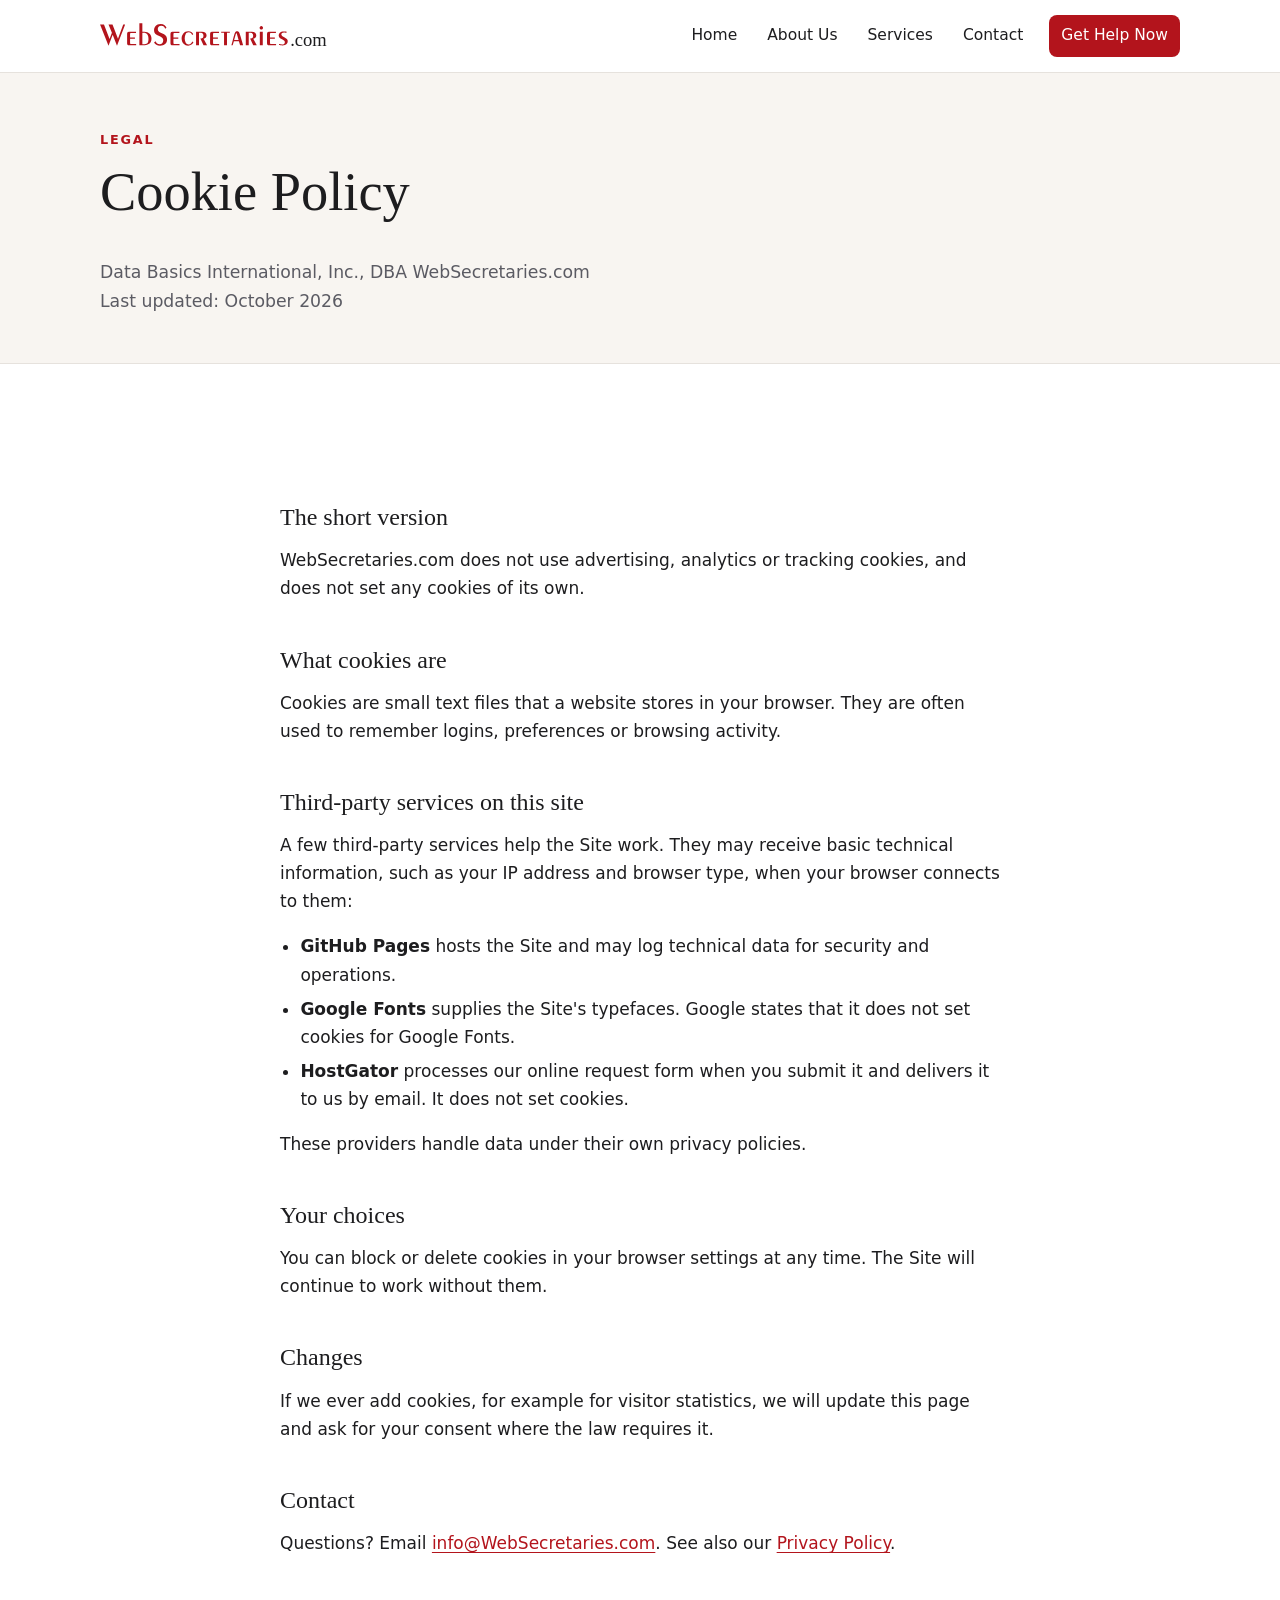
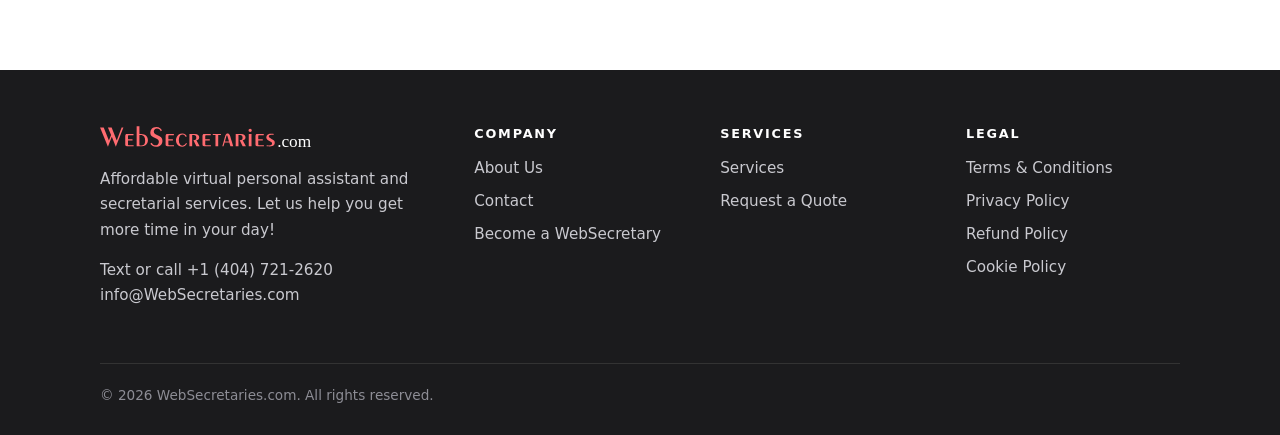
<file: cookies.html>
<!doctype html>
<html lang="en">
<head>
  <meta charset="utf-8">
  <meta http-equiv="Content-Security-Policy" content="default-src 'self'; script-src 'self'; style-src 'self' 'unsafe-inline' https://fonts.googleapis.com; font-src https://fonts.gstatic.com; img-src 'self' data:; connect-src 'self'; form-action 'self' https://forms.websecretaries.com; base-uri 'self'; object-src 'none'">
  <meta name="referrer" content="strict-origin-when-cross-origin">
  <meta name="viewport" content="width=device-width, initial-scale=1">
  <title>Cookie Policy | WebSecretaries.com</title>
  <meta name="description" content="WebSecretaries.com does not use advertising or tracking cookies. Learn what limited technologies the site does use.">
  <link rel="canonical" href="https://websecretaries.com/cookies.html">
  <link rel="icon" href="images/favicon.svg" type="image/svg+xml">
  <link rel="icon" href="images/favicon-32.png" sizes="32x32" type="image/png">
  <link rel="apple-touch-icon" href="images/apple-touch-icon.png">
  <link rel="preconnect" href="https://fonts.googleapis.com">
  <link rel="preconnect" href="https://fonts.gstatic.com" crossorigin>
  <link href="https://fonts.googleapis.com/css2?family=Inter:wght@400;500;600&family=Marcellus&display=swap" rel="stylesheet">
  <link rel="stylesheet" href="css/styles.css?v=20261014">
</head>
<body>
  <a class="skip-link" href="#main">Skip to content</a>

  <header class="site-header">
    <div class="container header-inner">
      <a class="logo" href="./"><img src="images/logo-wordmark.svg" alt="WebSecretaries" width="596" height="72"><span>.com</span></a>
      <button class="nav-toggle" aria-label="Menu" aria-expanded="false" aria-controls="site-nav"><span></span><span></span><span></span></button>
      <nav class="nav" id="site-nav" aria-label="Main">
        <a href="./">Home</a>
        <a href="about.html">About Us</a>
        <a href="services.html">Services</a>
        <a href="contact.html">Contact</a>
        <a class="btn" href="contact.html#request">Get Help Now</a>
      </nav>
    </div>
  </header>

  <main id="main">
    <section class="page-hero">
      <div class="container">
        <span class="eyebrow">Legal</span>
        <h1>Cookie Policy</h1>
        <p class="updated">Data Basics International, Inc., DBA WebSecretaries.com<br>Last updated: October 2026</p>
      </div>
    </section>

    <section class="section">
      <div class="container prose">
        <h2>The short version</h2>
        <p>WebSecretaries.com does not use advertising, analytics or tracking cookies, and does not set any cookies of its own.</p>

        <h2>What cookies are</h2>
        <p>Cookies are small text files that a website stores in your browser. They are often used to remember logins, preferences or browsing activity.</p>

        <h2>Third-party services on this site</h2>
        <p>A few third-party services help the Site work. They may receive basic technical information, such as your IP address and browser type, when your browser connects to them:</p>
        <ul>
          <li><strong>GitHub Pages</strong> hosts the Site and may log technical data for security and operations.</li>
          <li><strong>Google Fonts</strong> supplies the Site's typefaces. Google states that it does not set cookies for Google Fonts.</li>
          <li><strong>HostGator</strong> processes our online request form when you submit it and delivers it to us by email. It does not set cookies.</li>
        </ul>
        <p>These providers handle data under their own privacy policies.</p>

        <h2>Your choices</h2>
        <p>You can block or delete cookies in your browser settings at any time. The Site will continue to work without them.</p>

        <h2>Changes</h2>
        <p>If we ever add cookies, for example for visitor statistics, we will update this page and ask for your consent where the law requires it.</p>

        <h2>Contact</h2>
        <p>Questions? Email <a href="mailto:info@WebSecretaries.com">info@WebSecretaries.com</a>. See also our <a href="privacy.html">Privacy Policy</a>.</p>
      </div>
    </section>
  </main>

  <footer class="site-footer">
    <div class="container">
      <div class="footer-grid">
        <div>
          <a class="logo" href="./"><img src="images/logo-wordmark-light.svg" alt="WebSecretaries" width="596" height="72"><span>.com</span></a>
          <p style="margin-top:12px">Affordable virtual personal assistant and secretarial services. Let us help you get more time in your day!</p>
          <p><a href="sms:+14047212620">Text</a> or <a href="tel:+14047212620">call</a> <a href="tel:+14047212620">+1 (404) 721-2620</a><br><a href="mailto:info@WebSecretaries.com">info@WebSecretaries.com</a></p>
        </div>
        <div>
          <h3>Company</h3>
          <ul>
            <li><a href="about.html">About Us</a></li>
            <li><a href="contact.html">Contact</a></li>
            <li><a href="contact.html#request">Become a WebSecretary</a></li>
          </ul>
        </div>
        <div>
          <h3>Services</h3>
          <ul>
            <li><a href="services.html">Services</a></li>
            <li><a href="contact.html#request">Request a Quote</a></li>
          </ul>
        </div>
        <div>
          <h3>Legal</h3>
          <ul>
            <li><a href="terms.html">Terms &amp; Conditions</a></li>
            <li><a href="privacy.html">Privacy Policy</a></li>
            <li><a href="refund.html">Refund Policy</a></li>
            <li><a href="cookies.html">Cookie Policy</a></li>
          </ul>
        </div>
      </div>
      <div class="footer-bottom">&copy; <span id="year">2026</span> WebSecretaries.com. All rights reserved.</div>
    </div>
  </footer>

  <script src="js/main.js?v=20261013c"></script>
</body>
</html>
</file>
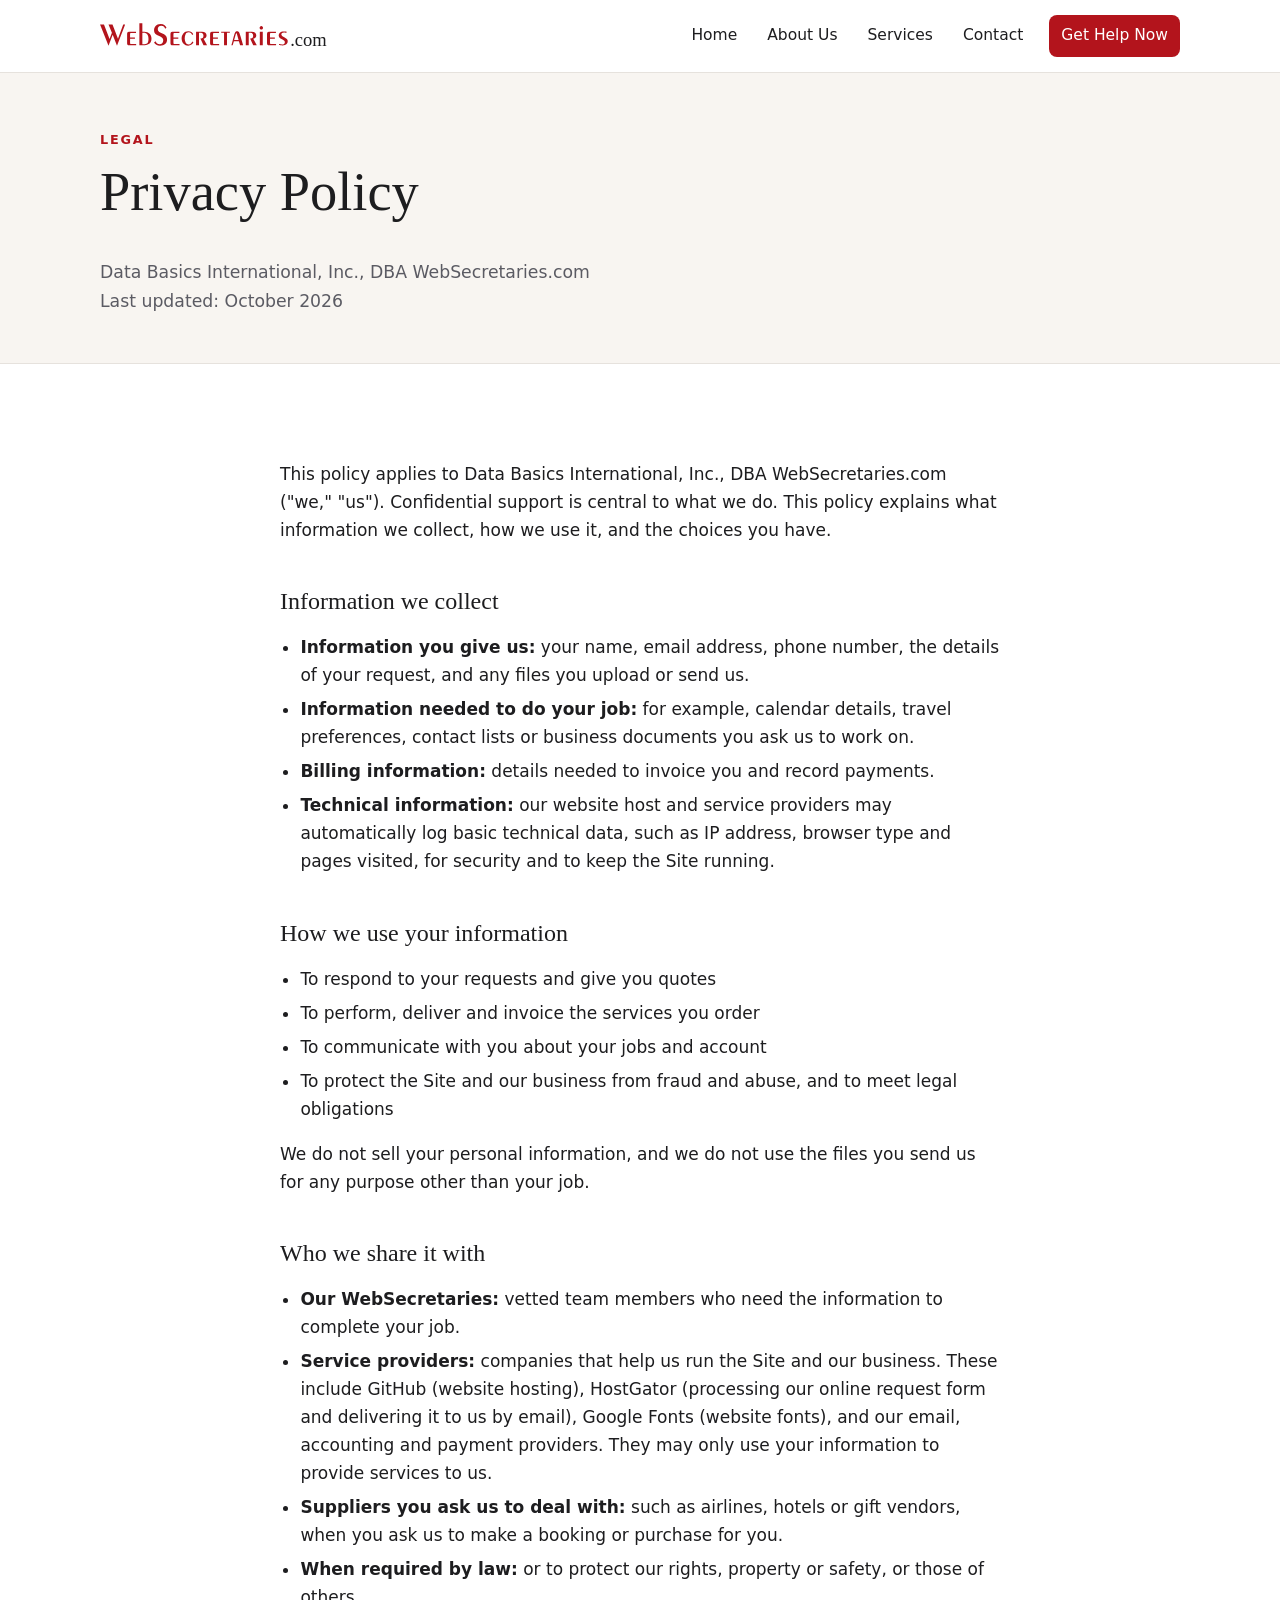
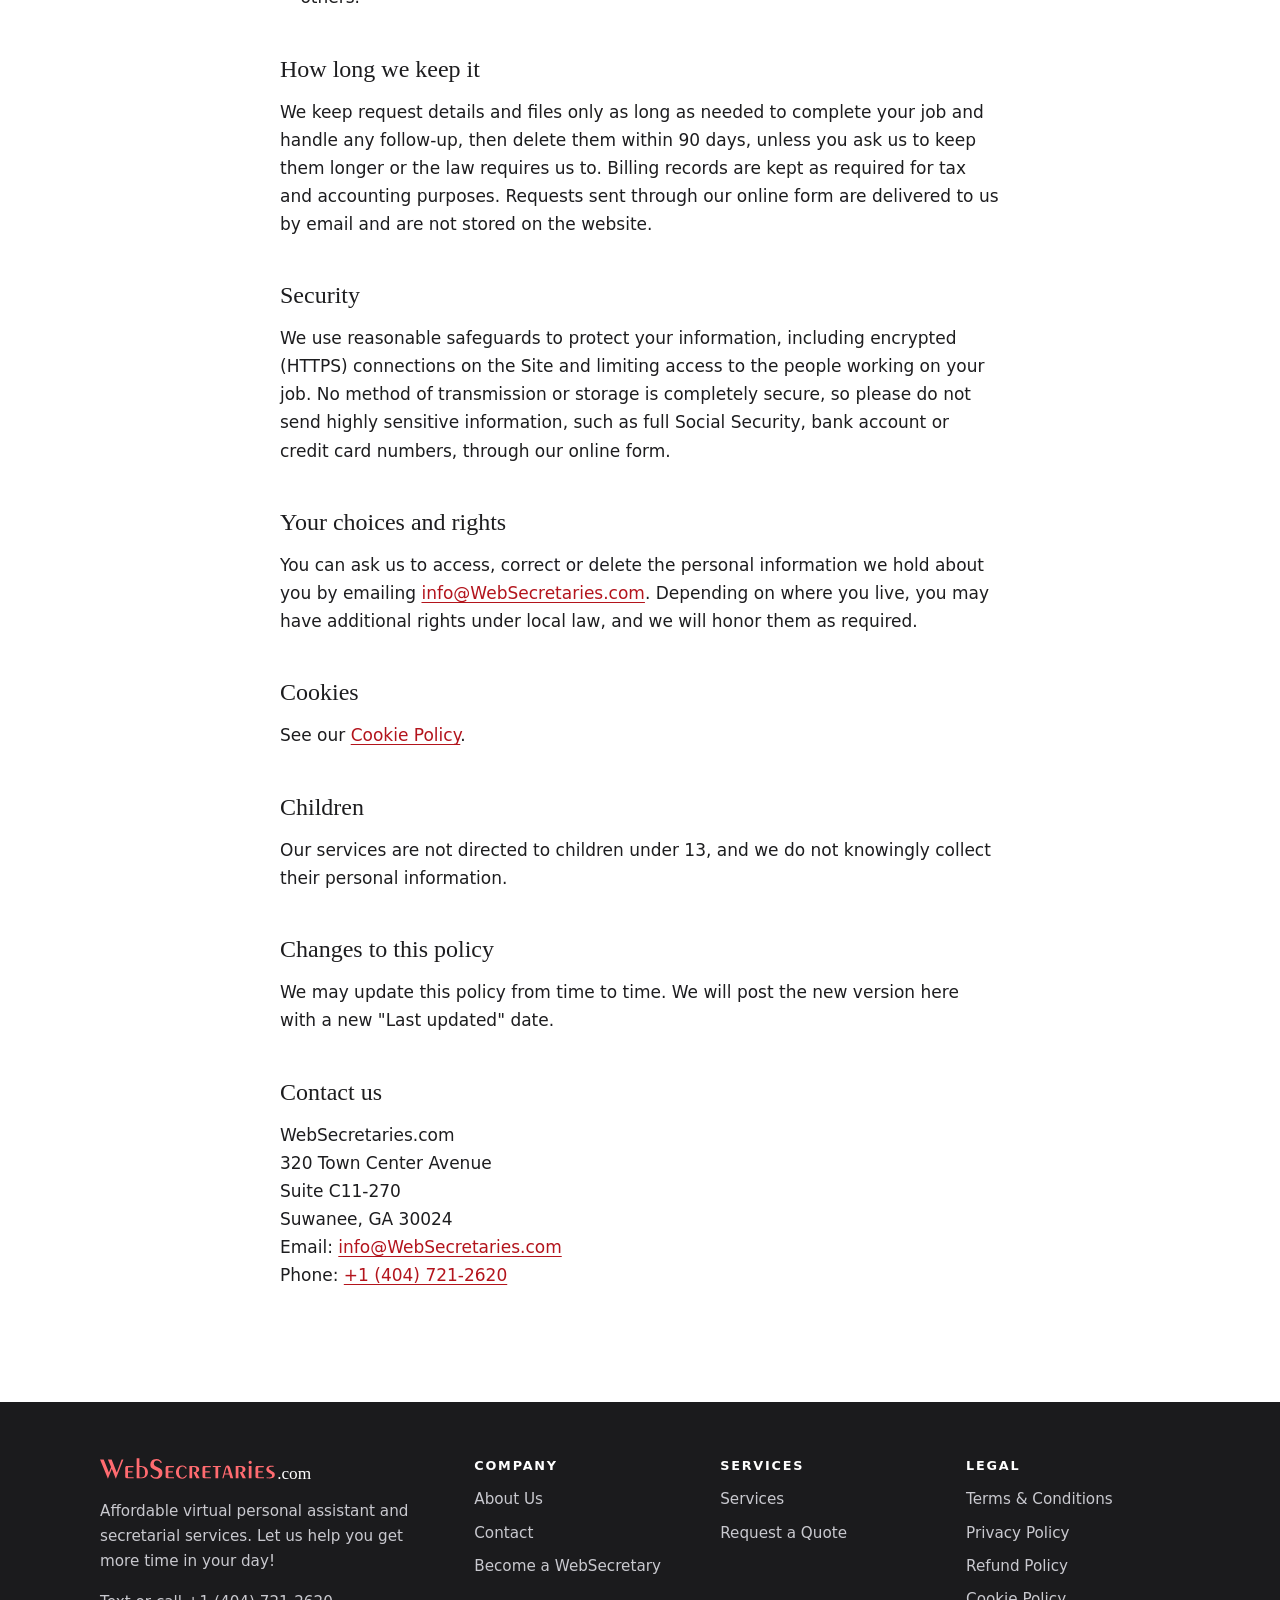
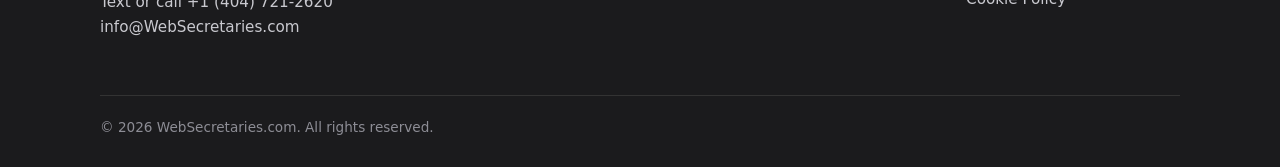
<file: privacy.html>
<!doctype html>
<html lang="en">
<head>
  <meta charset="utf-8">
  <meta http-equiv="Content-Security-Policy" content="default-src 'self'; script-src 'self'; style-src 'self' 'unsafe-inline' https://fonts.googleapis.com; font-src https://fonts.gstatic.com; img-src 'self' data:; connect-src 'self'; form-action 'self' https://forms.websecretaries.com; base-uri 'self'; object-src 'none'">
  <meta name="referrer" content="strict-origin-when-cross-origin">
  <meta name="viewport" content="width=device-width, initial-scale=1">
  <title>Privacy Policy | WebSecretaries.com</title>
  <meta name="description" content="How WebSecretaries.com collects, use and protect your personal information and files.">
  <link rel="canonical" href="https://websecretaries.com/privacy.html">
  <link rel="icon" href="images/favicon.svg" type="image/svg+xml">
  <link rel="icon" href="images/favicon-32.png" sizes="32x32" type="image/png">
  <link rel="apple-touch-icon" href="images/apple-touch-icon.png">
  <link rel="preconnect" href="https://fonts.googleapis.com">
  <link rel="preconnect" href="https://fonts.gstatic.com" crossorigin>
  <link href="https://fonts.googleapis.com/css2?family=Inter:wght@400;500;600&family=Marcellus&display=swap" rel="stylesheet">
  <link rel="stylesheet" href="css/styles.css?v=20261014">
</head>
<body>
  <a class="skip-link" href="#main">Skip to content</a>

  <header class="site-header">
    <div class="container header-inner">
      <a class="logo" href="./"><img src="images/logo-wordmark.svg" alt="WebSecretaries" width="596" height="72"><span>.com</span></a>
      <button class="nav-toggle" aria-label="Menu" aria-expanded="false" aria-controls="site-nav"><span></span><span></span><span></span></button>
      <nav class="nav" id="site-nav" aria-label="Main">
        <a href="./">Home</a>
        <a href="about.html">About Us</a>
        <a href="services.html">Services</a>
        <a href="contact.html">Contact</a>
        <a class="btn" href="contact.html#request">Get Help Now</a>
      </nav>
    </div>
  </header>

  <main id="main">
    <section class="page-hero">
      <div class="container">
        <span class="eyebrow">Legal</span>
        <h1>Privacy Policy</h1>
        <p class="updated">Data Basics International, Inc., DBA WebSecretaries.com<br>Last updated: October 2026</p>
      </div>
    </section>

    <section class="section">
      <div class="container prose">
        <p>This policy applies to Data Basics International, Inc., DBA WebSecretaries.com ("we," "us"). Confidential support is central to what we do. This policy explains what information we collect, how we use it, and the choices you have.</p>

        <h2>Information we collect</h2>
        <ul>
          <li><strong>Information you give us:</strong> your name, email address, phone number, the details of your request, and any files you upload or send us.</li>
          <li><strong>Information needed to do your job:</strong> for example, calendar details, travel preferences, contact lists or business documents you ask us to work on.</li>
          <li><strong>Billing information:</strong> details needed to invoice you and record payments.</li>
          <li><strong>Technical information:</strong> our website host and service providers may automatically log basic technical data, such as IP address, browser type and pages visited, for security and to keep the Site running.</li>
        </ul>

        <h2>How we use your information</h2>
        <ul>
          <li>To respond to your requests and give you quotes</li>
          <li>To perform, deliver and invoice the services you order</li>
          <li>To communicate with you about your jobs and account</li>
          <li>To protect the Site and our business from fraud and abuse, and to meet legal obligations</li>
        </ul>
        <p>We do not sell your personal information, and we do not use the files you send us for any purpose other than your job.</p>

        <h2>Who we share it with</h2>
        <ul>
          <li><strong>Our WebSecretaries:</strong> vetted team members who need the information to complete your job.</li>
          <li><strong>Service providers:</strong> companies that help us run the Site and our business. These include GitHub (website hosting), HostGator (processing our online request form and delivering it to us by email), Google Fonts (website fonts), and our email, accounting and payment providers. They may only use your information to provide services to us.</li>
          <li><strong>Suppliers you ask us to deal with:</strong> such as airlines, hotels or gift vendors, when you ask us to make a booking or purchase for you.</li>
          <li><strong>When required by law:</strong> or to protect our rights, property or safety, or those of others.</li>
        </ul>

        <h2>How long we keep it</h2>
        <p>We keep request details and files only as long as needed to complete your job and handle any follow-up, then delete them within 90 days, unless you ask us to keep them longer or the law requires us to. Billing records are kept as required for tax and accounting purposes. Requests sent through our online form are delivered to us by email and are not stored on the website.</p>

        <h2>Security</h2>
        <p>We use reasonable safeguards to protect your information, including encrypted (HTTPS) connections on the Site and limiting access to the people working on your job. No method of transmission or storage is completely secure, so please do not send highly sensitive information, such as full Social Security, bank account or credit card numbers, through our online form.</p>

        <h2>Your choices and rights</h2>
        <p>You can ask us to access, correct or delete the personal information we hold about you by emailing <a href="mailto:info@WebSecretaries.com">info@WebSecretaries.com</a>. Depending on where you live, you may have additional rights under local law, and we will honor them as required.</p>

        <h2>Cookies</h2>
        <p>See our <a href="cookies.html">Cookie Policy</a>.</p>

        <h2>Children</h2>
        <p>Our services are not directed to children under 13, and we do not knowingly collect their personal information.</p>

        <h2>Changes to this policy</h2>
        <p>We may update this policy from time to time. We will post the new version here with a new "Last updated" date.</p>

        <h2>Contact us</h2>
        <p>WebSecretaries.com<br>320 Town Center Avenue<br>Suite C11-270<br>Suwanee, GA 30024<br>Email: <a href="mailto:info@WebSecretaries.com">info@WebSecretaries.com</a><br>Phone: <a href="tel:+14047212620">+1 (404) 721-2620</a></p>
      </div>
    </section>
  </main>

  <footer class="site-footer">
    <div class="container">
      <div class="footer-grid">
        <div>
          <a class="logo" href="./"><img src="images/logo-wordmark-light.svg" alt="WebSecretaries" width="596" height="72"><span>.com</span></a>
          <p style="margin-top:12px">Affordable virtual personal assistant and secretarial services. Let us help you get more time in your day!</p>
          <p><a href="sms:+14047212620">Text</a> or <a href="tel:+14047212620">call</a> <a href="tel:+14047212620">+1 (404) 721-2620</a><br><a href="mailto:info@WebSecretaries.com">info@WebSecretaries.com</a></p>
        </div>
        <div>
          <h3>Company</h3>
          <ul>
            <li><a href="about.html">About Us</a></li>
            <li><a href="contact.html">Contact</a></li>
            <li><a href="contact.html#request">Become a WebSecretary</a></li>
          </ul>
        </div>
        <div>
          <h3>Services</h3>
          <ul>
            <li><a href="services.html">Services</a></li>
            <li><a href="contact.html#request">Request a Quote</a></li>
          </ul>
        </div>
        <div>
          <h3>Legal</h3>
          <ul>
            <li><a href="terms.html">Terms &amp; Conditions</a></li>
            <li><a href="privacy.html">Privacy Policy</a></li>
            <li><a href="refund.html">Refund Policy</a></li>
            <li><a href="cookies.html">Cookie Policy</a></li>
          </ul>
        </div>
      </div>
      <div class="footer-bottom">&copy; <span id="year">2026</span> WebSecretaries.com. All rights reserved.</div>
    </div>
  </footer>

  <script src="js/main.js?v=20261013c"></script>
</body>
</html>
</file>
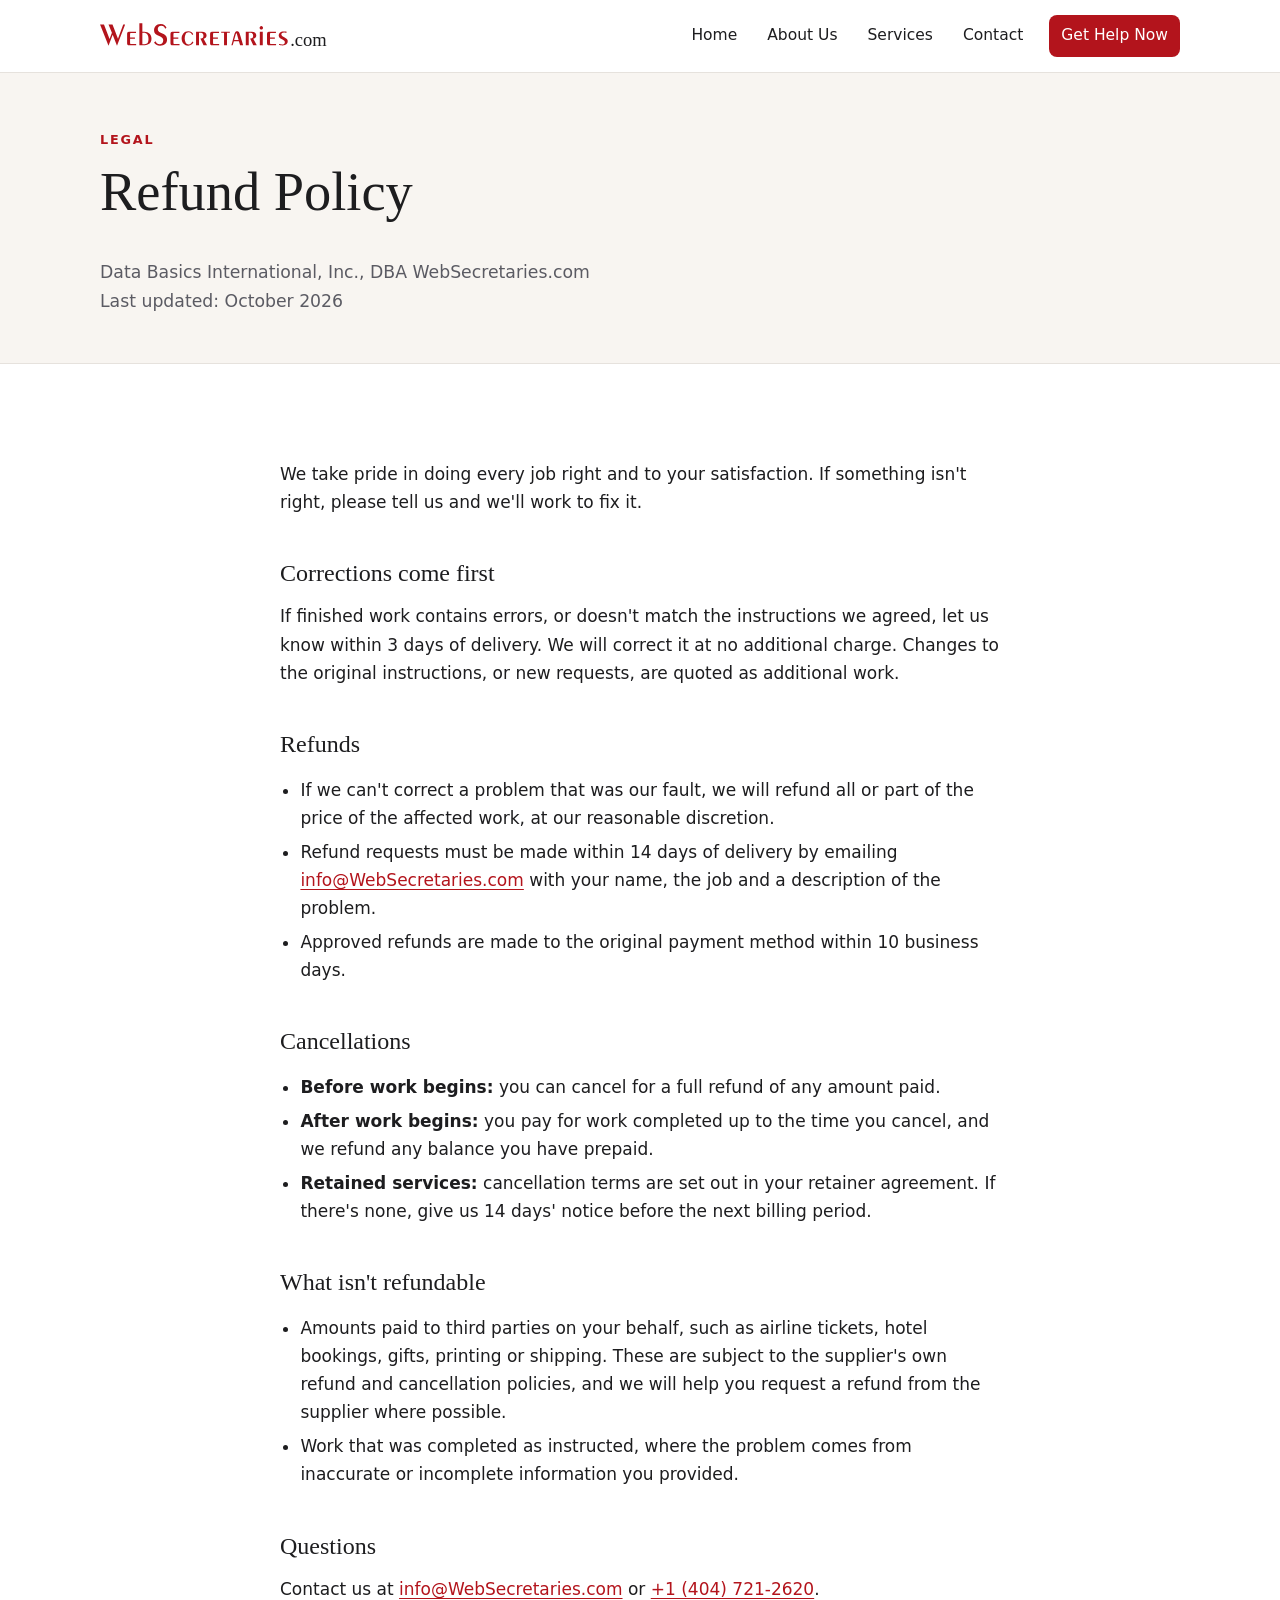
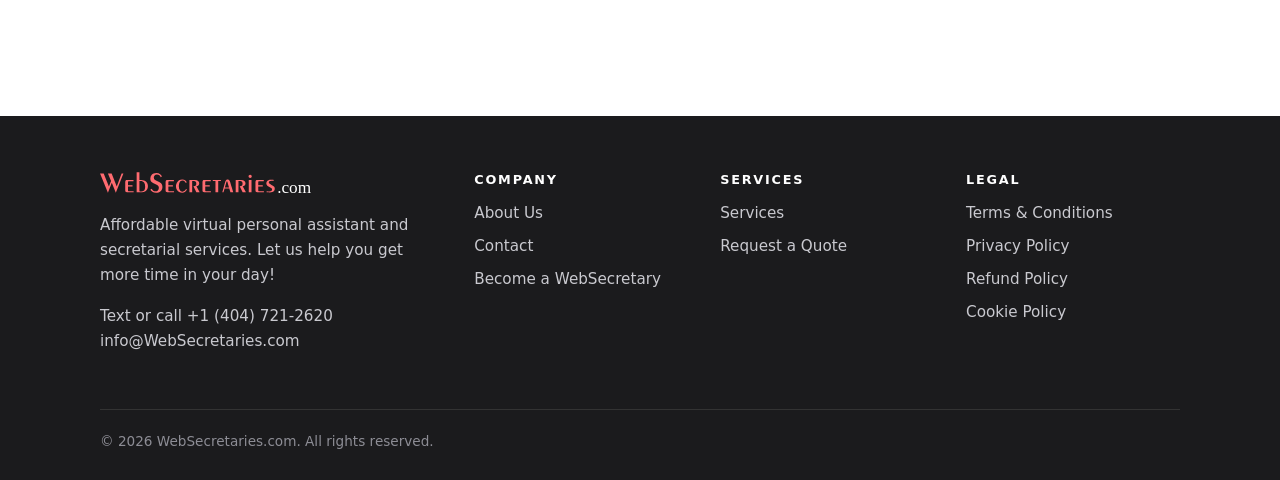
<file: refund.html>
<!doctype html>
<html lang="en">
<head>
  <meta charset="utf-8">
  <meta http-equiv="Content-Security-Policy" content="default-src 'self'; script-src 'self'; style-src 'self' 'unsafe-inline' https://fonts.googleapis.com; font-src https://fonts.gstatic.com; img-src 'self' data:; connect-src 'self'; form-action 'self' https://forms.websecretaries.com; base-uri 'self'; object-src 'none'">
  <meta name="referrer" content="strict-origin-when-cross-origin">
  <meta name="viewport" content="width=device-width, initial-scale=1">
  <title>Refund Policy | WebSecretaries.com</title>
  <meta name="description" content="WebSecretaries.com refund, correction and cancellation policy for secretarial and virtual assistant services.">
  <link rel="canonical" href="https://websecretaries.com/refund.html">
  <link rel="icon" href="images/favicon.svg" type="image/svg+xml">
  <link rel="icon" href="images/favicon-32.png" sizes="32x32" type="image/png">
  <link rel="apple-touch-icon" href="images/apple-touch-icon.png">
  <link rel="preconnect" href="https://fonts.googleapis.com">
  <link rel="preconnect" href="https://fonts.gstatic.com" crossorigin>
  <link href="https://fonts.googleapis.com/css2?family=Inter:wght@400;500;600&family=Marcellus&display=swap" rel="stylesheet">
  <link rel="stylesheet" href="css/styles.css?v=20261014">
</head>
<body>
  <a class="skip-link" href="#main">Skip to content</a>

  <header class="site-header">
    <div class="container header-inner">
      <a class="logo" href="./"><img src="images/logo-wordmark.svg" alt="WebSecretaries" width="596" height="72"><span>.com</span></a>
      <button class="nav-toggle" aria-label="Menu" aria-expanded="false" aria-controls="site-nav"><span></span><span></span><span></span></button>
      <nav class="nav" id="site-nav" aria-label="Main">
        <a href="./">Home</a>
        <a href="about.html">About Us</a>
        <a href="services.html">Services</a>
        <a href="contact.html">Contact</a>
        <a class="btn" href="contact.html#request">Get Help Now</a>
      </nav>
    </div>
  </header>

  <main id="main">
    <section class="page-hero">
      <div class="container">
        <span class="eyebrow">Legal</span>
        <h1>Refund Policy</h1>
        <p class="updated">Data Basics International, Inc., DBA WebSecretaries.com<br>Last updated: October 2026</p>
      </div>
    </section>

    <section class="section">
      <div class="container prose">
        <p>We take pride in doing every job right and to your satisfaction. If something isn't right, please tell us and we'll work to fix it.</p>

        <h2>Corrections come first</h2>
        <p>If finished work contains errors, or doesn't match the instructions we agreed, let us know within 3 days of delivery. We will correct it at no additional charge. Changes to the original instructions, or new requests, are quoted as additional work.</p>

        <h2>Refunds</h2>
        <ul>
          <li>If we can't correct a problem that was our fault, we will refund all or part of the price of the affected work, at our reasonable discretion.</li>
          <li>Refund requests must be made within 14 days of delivery by emailing <a href="mailto:info@WebSecretaries.com">info@WebSecretaries.com</a> with your name, the job and a description of the problem.</li>
          <li>Approved refunds are made to the original payment method within 10 business days.</li>
        </ul>

        <h2>Cancellations</h2>
        <ul>
          <li><strong>Before work begins:</strong> you can cancel for a full refund of any amount paid.</li>
          <li><strong>After work begins:</strong> you pay for work completed up to the time you cancel, and we refund any balance you have prepaid.</li>
          <li><strong>Retained services:</strong> cancellation terms are set out in your retainer agreement. If there's none, give us 14 days' notice before the next billing period.</li>
        </ul>

        <h2>What isn't refundable</h2>
        <ul>
          <li>Amounts paid to third parties on your behalf, such as airline tickets, hotel bookings, gifts, printing or shipping. These are subject to the supplier's own refund and cancellation policies, and we will help you request a refund from the supplier where possible.</li>
          <li>Work that was completed as instructed, where the problem comes from inaccurate or incomplete information you provided.</li>
        </ul>

        <h2>Questions</h2>
        <p>Contact us at <a href="mailto:info@WebSecretaries.com">info@WebSecretaries.com</a> or <a href="tel:+14047212620">+1 (404) 721-2620</a>.</p>
      </div>
    </section>
  </main>

  <footer class="site-footer">
    <div class="container">
      <div class="footer-grid">
        <div>
          <a class="logo" href="./"><img src="images/logo-wordmark-light.svg" alt="WebSecretaries" width="596" height="72"><span>.com</span></a>
          <p style="margin-top:12px">Affordable virtual personal assistant and secretarial services. Let us help you get more time in your day!</p>
          <p><a href="sms:+14047212620">Text</a> or <a href="tel:+14047212620">call</a> <a href="tel:+14047212620">+1 (404) 721-2620</a><br><a href="mailto:info@WebSecretaries.com">info@WebSecretaries.com</a></p>
        </div>
        <div>
          <h3>Company</h3>
          <ul>
            <li><a href="about.html">About Us</a></li>
            <li><a href="contact.html">Contact</a></li>
            <li><a href="contact.html#request">Become a WebSecretary</a></li>
          </ul>
        </div>
        <div>
          <h3>Services</h3>
          <ul>
            <li><a href="services.html">Services</a></li>
            <li><a href="contact.html#request">Request a Quote</a></li>
          </ul>
        </div>
        <div>
          <h3>Legal</h3>
          <ul>
            <li><a href="terms.html">Terms &amp; Conditions</a></li>
            <li><a href="privacy.html">Privacy Policy</a></li>
            <li><a href="refund.html">Refund Policy</a></li>
            <li><a href="cookies.html">Cookie Policy</a></li>
          </ul>
        </div>
      </div>
      <div class="footer-bottom">&copy; <span id="year">2026</span> WebSecretaries.com. All rights reserved.</div>
    </div>
  </footer>

  <script src="js/main.js?v=20261013c"></script>
</body>
</html>
</file>
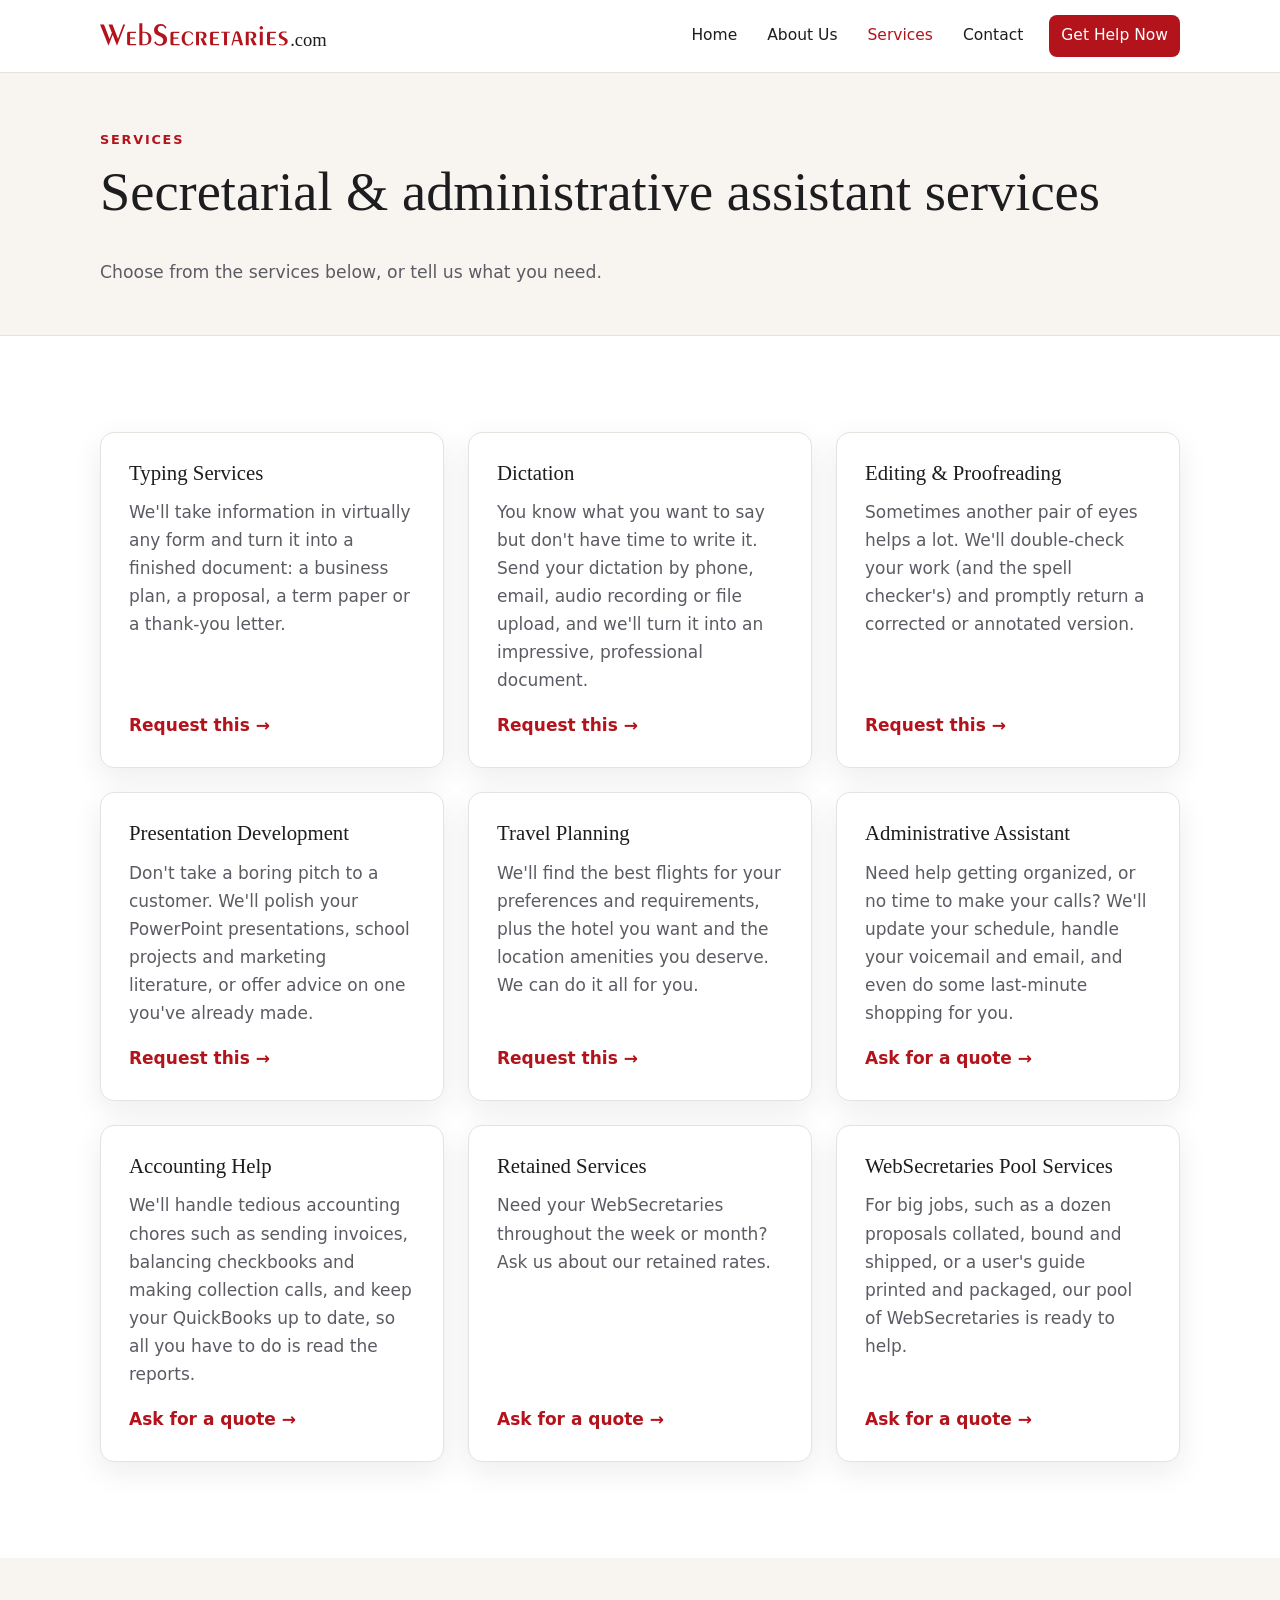
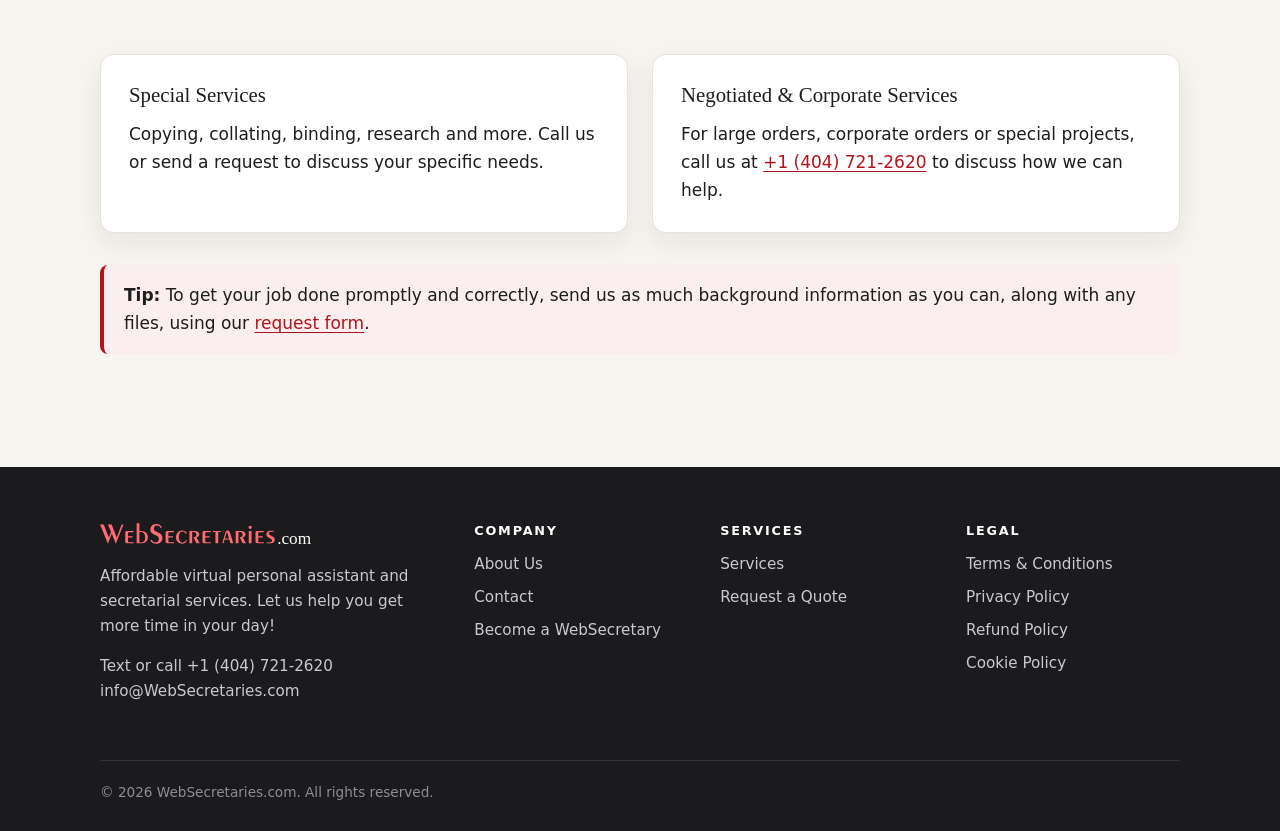
<file: services.html>
<!doctype html>
<html lang="en">
<head>
  <meta charset="utf-8">
  <meta http-equiv="Content-Security-Policy" content="default-src 'self'; script-src 'self'; style-src 'self' 'unsafe-inline' https://fonts.googleapis.com; font-src https://fonts.gstatic.com; img-src 'self' data:; connect-src 'self'; form-action 'self' https://forms.websecretaries.com; base-uri 'self'; object-src 'none'">
  <meta name="referrer" content="strict-origin-when-cross-origin">
  <meta name="viewport" content="width=device-width, initial-scale=1">
  <title>Services | Secretarial &amp; Administrative Assistant Services | WebSecretaries.com</title>
  <meta name="description" content="Secretarial and administrative assistant services: typing, dictation, editing and proofreading, presentations, travel planning, accounting help and more.">
  <link rel="canonical" href="https://websecretaries.com/services.html">
  <link rel="icon" href="images/favicon.svg" type="image/svg+xml">
  <link rel="icon" href="images/favicon-32.png" sizes="32x32" type="image/png">
  <link rel="apple-touch-icon" href="images/apple-touch-icon.png">
  <link rel="preconnect" href="https://fonts.googleapis.com">
  <link rel="preconnect" href="https://fonts.gstatic.com" crossorigin>
  <link href="https://fonts.googleapis.com/css2?family=Inter:wght@400;500;600&family=Marcellus&display=swap" rel="stylesheet">
  <link rel="stylesheet" href="css/styles.css?v=20261014">
</head>
<body>
  <a class="skip-link" href="#main">Skip to content</a>

  <header class="site-header">
    <div class="container header-inner">
      <a class="logo" href="./"><img src="images/logo-wordmark.svg" alt="WebSecretaries" width="596" height="72"><span>.com</span></a>
      <button class="nav-toggle" aria-label="Menu" aria-expanded="false" aria-controls="site-nav"><span></span><span></span><span></span></button>
      <nav class="nav" id="site-nav" aria-label="Main">
        <a href="./">Home</a>
        <a href="about.html">About Us</a>
        <a href="services.html" aria-current="page">Services</a>
        <a href="contact.html">Contact</a>
        <a class="btn" href="contact.html#request">Get Help Now</a>
      </nav>
    </div>
  </header>

  <main id="main">
    <section class="page-hero">
      <div class="container">
        <span class="eyebrow">Services</span>
        <h1>Secretarial &amp; administrative assistant services</h1>
        <p>Choose from the services below, or tell us what you need.</p>
      </div>
    </section>

    <section class="section">
      <div class="container">
        <div class="grid grid-3">
          <div class="card service">
            <h3>Typing Services</h3>
            <p>We'll take information in virtually any form and turn it into a finished document: a business plan, a proposal, a term paper or a thank-you letter.</p>
            <a class="more" href="contact.html#request">Request this &rarr;</a>
          </div>
          <div class="card service">
            <h3>Dictation</h3>
            <p>You know what you want to say but don't have time to write it. Send your dictation by phone, email, audio recording or file upload, and we'll turn it into an impressive, professional document.</p>
            <a class="more" href="contact.html#request">Request this &rarr;</a>
          </div>
          <div class="card service">
            <h3>Editing &amp; Proofreading</h3>
            <p>Sometimes another pair of eyes helps a lot. We'll double-check your work (and the spell checker's) and promptly return a corrected or annotated version.</p>
            <a class="more" href="contact.html#request">Request this &rarr;</a>
          </div>
          <div class="card service">
            <h3>Presentation Development</h3>
            <p>Don't take a boring pitch to a customer. We'll polish your PowerPoint presentations, school projects and marketing literature, or offer advice on one you've already made.</p>
            <a class="more" href="contact.html#request">Request this &rarr;</a>
          </div>
          <div class="card service">
            <h3>Travel Planning</h3>
            <p>We'll find the best flights for your preferences and requirements, plus the hotel you want and the location amenities you deserve. We can do it all for you.</p>
            <a class="more" href="contact.html#request">Request this &rarr;</a>
          </div>
          <div class="card service">
            <h3>Administrative Assistant</h3>
            <p>Need help getting organized, or no time to make your calls? We'll update your schedule, handle your voicemail and email, and even do some last-minute shopping for you.</p>
            <a class="more" href="contact.html#request">Ask for a quote &rarr;</a>
          </div>
          <div class="card service">
            <h3>Accounting Help</h3>
            <p>We'll handle tedious accounting chores such as sending invoices, balancing checkbooks and making collection calls, and keep your QuickBooks up to date, so all you have to do is read the reports.</p>
            <a class="more" href="contact.html#request">Ask for a quote &rarr;</a>
          </div>
          <div class="card service">
            <h3>Retained Services</h3>
            <p>Need your WebSecretaries throughout the week or month? Ask us about our retained rates.</p>
            <a class="more" href="contact.html#request">Ask for a quote &rarr;</a>
          </div>
          <div class="card service">
            <h3>WebSecretaries Pool Services</h3>
            <p>For big jobs, such as a dozen proposals collated, bound and shipped, or a user's guide printed and packaged, our pool of WebSecretaries is ready to help.</p>
            <a class="more" href="contact.html#request">Ask for a quote &rarr;</a>
          </div>
        </div>
      </div>
    </section>

    <section class="section section-alt">
      <div class="container">
        <div class="grid grid-2">
          <div class="card">
            <h3>Special Services</h3>
            <p>Copying, collating, binding, research and more. Call us or send a request to discuss your specific needs.</p>
          </div>
          <div class="card">
            <h3>Negotiated &amp; Corporate Services</h3>
            <p>For large orders, corporate orders or special projects, call us at <a href="tel:+14047212620">+1 (404) 721-2620</a> to discuss how we can help.</p>
          </div>
        </div>
        <p class="note" style="margin-top:32px"><strong>Tip:</strong> To get your job done promptly and correctly, send us as much background information as you can, along with any files, using our <a href="contact.html#request">request form</a>.</p>
      </div>
    </section>
  </main>

  <footer class="site-footer">
    <div class="container">
      <div class="footer-grid">
        <div>
          <a class="logo" href="./"><img src="images/logo-wordmark-light.svg" alt="WebSecretaries" width="596" height="72"><span>.com</span></a>
          <p style="margin-top:12px">Affordable virtual personal assistant and secretarial services. Let us help you get more time in your day!</p>
          <p><a href="sms:+14047212620">Text</a> or <a href="tel:+14047212620">call</a> <a href="tel:+14047212620">+1 (404) 721-2620</a><br><a href="mailto:info@WebSecretaries.com">info@WebSecretaries.com</a></p>
        </div>
        <div>
          <h3>Company</h3>
          <ul>
            <li><a href="about.html">About Us</a></li>
            <li><a href="contact.html">Contact</a></li>
            <li><a href="contact.html#request">Become a WebSecretary</a></li>
          </ul>
        </div>
        <div>
          <h3>Services</h3>
          <ul>
            <li><a href="services.html">Services</a></li>
            <li><a href="contact.html#request">Request a Quote</a></li>
          </ul>
        </div>
        <div>
          <h3>Legal</h3>
          <ul>
            <li><a href="terms.html">Terms &amp; Conditions</a></li>
            <li><a href="privacy.html">Privacy Policy</a></li>
            <li><a href="refund.html">Refund Policy</a></li>
            <li><a href="cookies.html">Cookie Policy</a></li>
          </ul>
        </div>
      </div>
      <div class="footer-bottom">&copy; <span id="year">2026</span> WebSecretaries.com. All rights reserved.</div>
    </div>
  </footer>

  <script src="js/main.js?v=20261013c"></script>
</body>
</html>
</file>
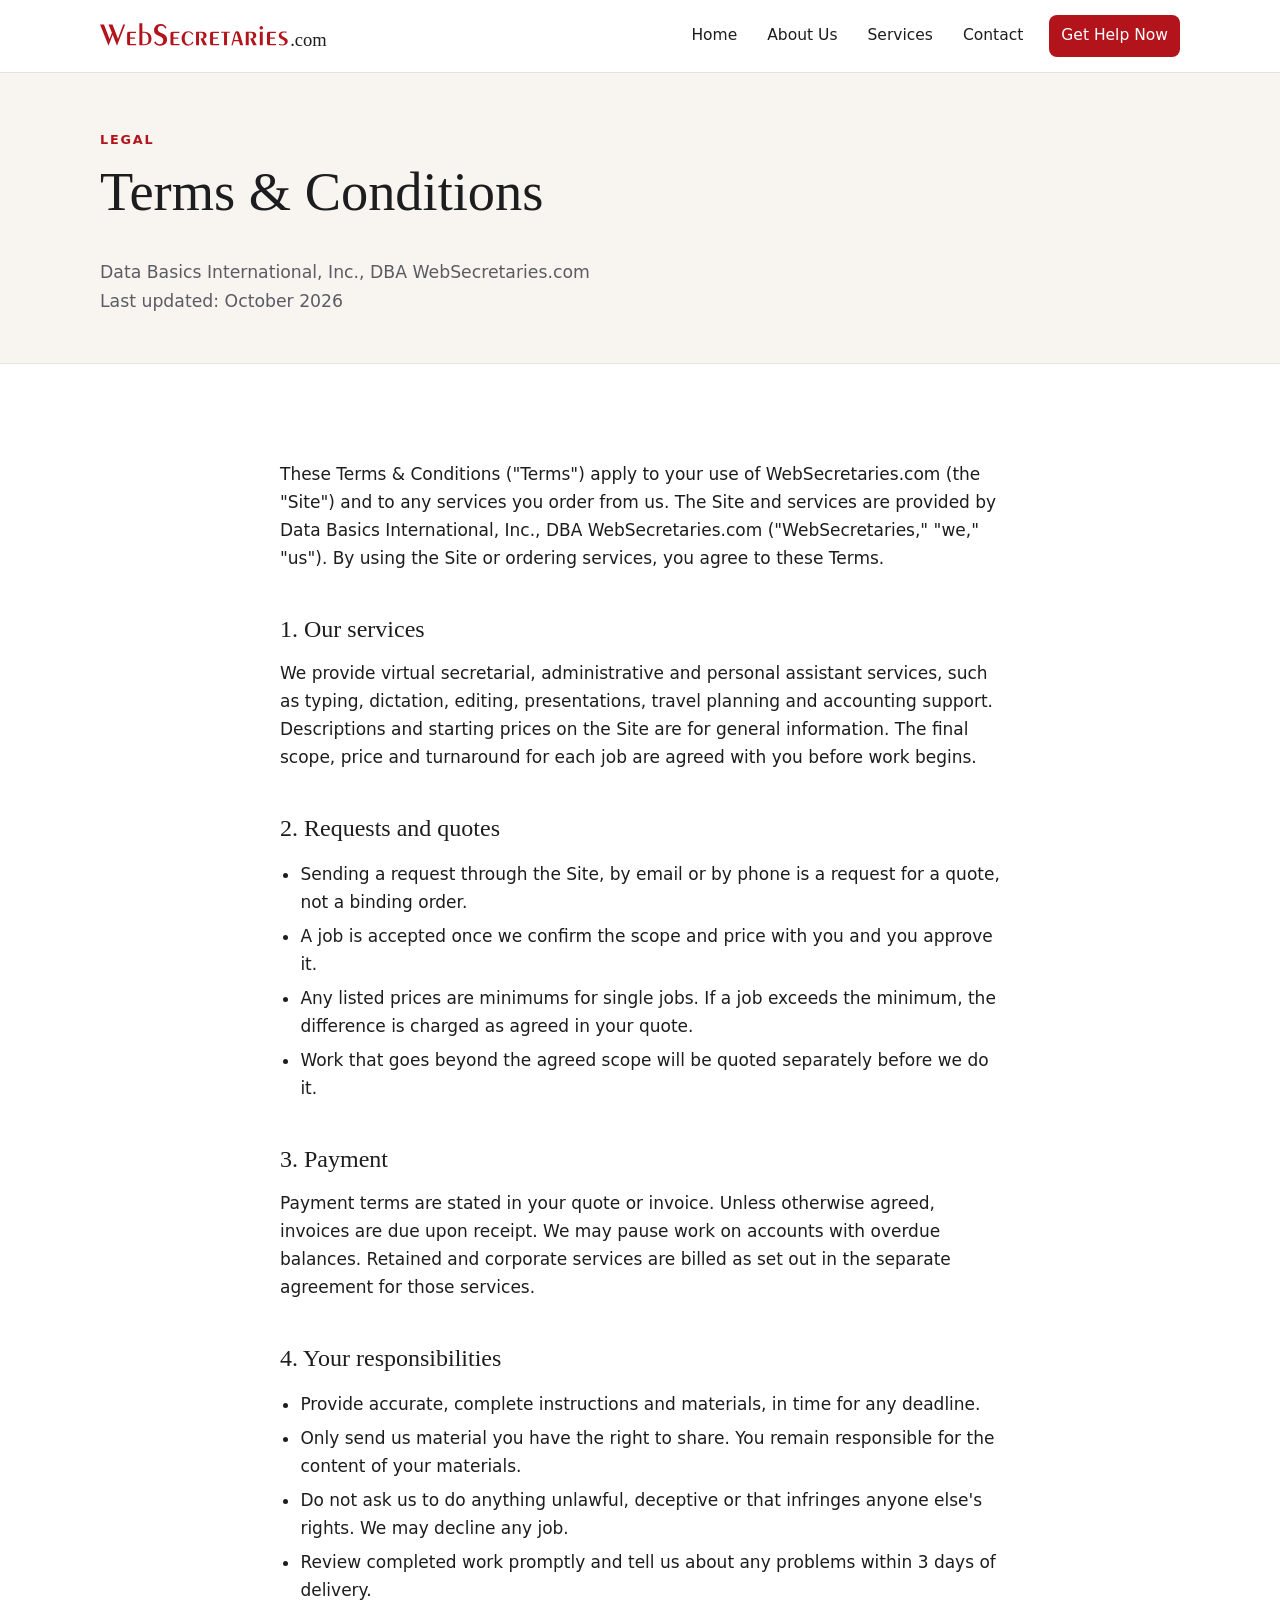
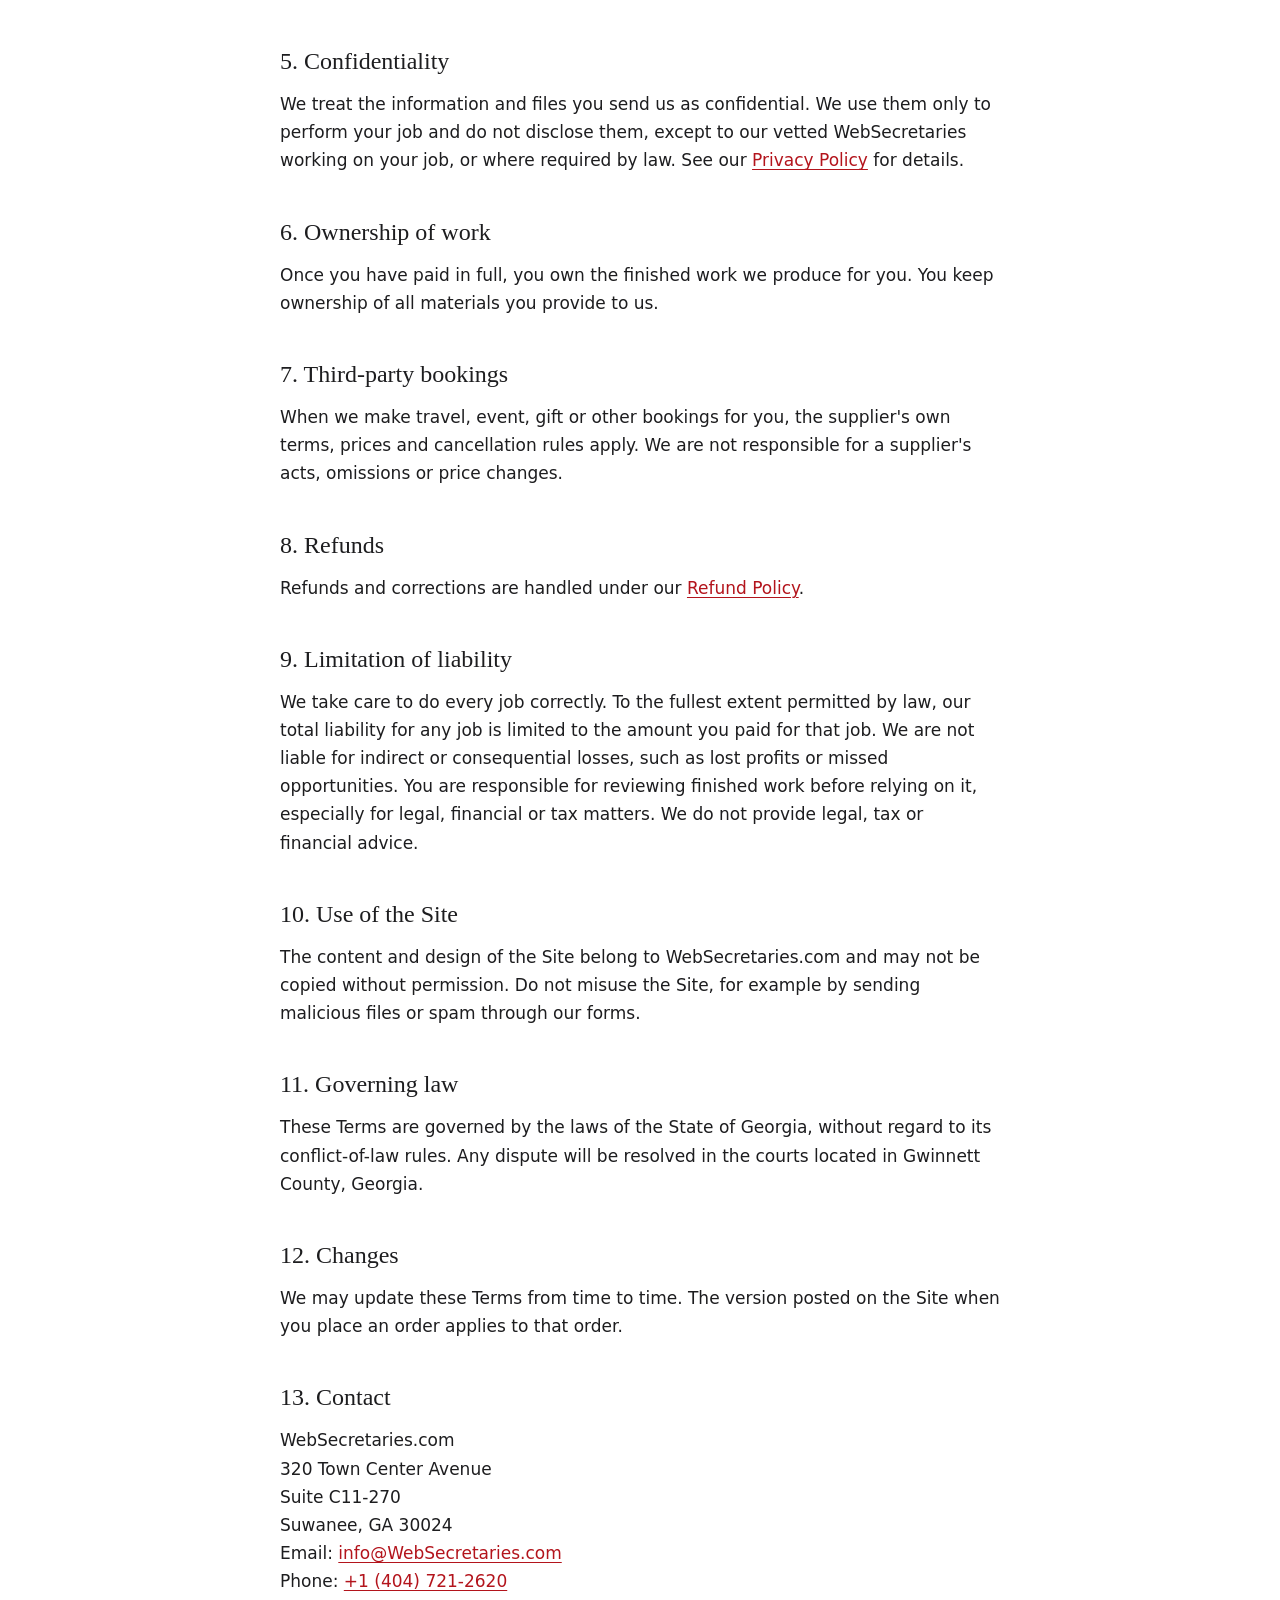
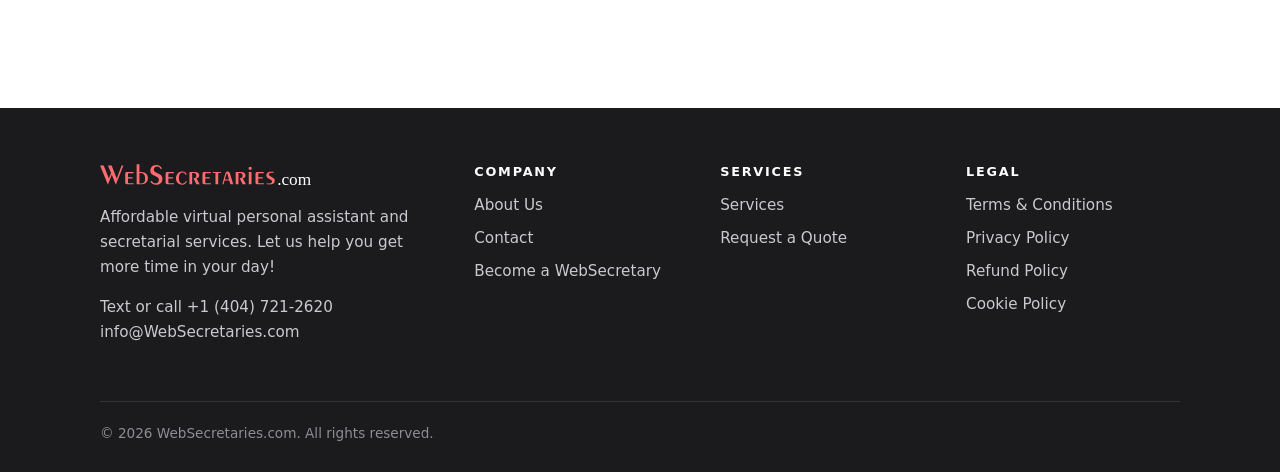
<file: terms.html>
<!doctype html>
<html lang="en">
<head>
  <meta charset="utf-8">
  <meta http-equiv="Content-Security-Policy" content="default-src 'self'; script-src 'self'; style-src 'self' 'unsafe-inline' https://fonts.googleapis.com; font-src https://fonts.gstatic.com; img-src 'self' data:; connect-src 'self'; form-action 'self' https://forms.websecretaries.com; base-uri 'self'; object-src 'none'">
  <meta name="referrer" content="strict-origin-when-cross-origin">
  <meta name="viewport" content="width=device-width, initial-scale=1">
  <title>Terms &amp; Conditions | WebSecretaries.com</title>
  <meta name="description" content="Terms and conditions for using WebSecretaries.com and ordering services from WebSecretaries.com">
  <link rel="canonical" href="https://websecretaries.com/terms.html">
  <link rel="icon" href="images/favicon.svg" type="image/svg+xml">
  <link rel="icon" href="images/favicon-32.png" sizes="32x32" type="image/png">
  <link rel="apple-touch-icon" href="images/apple-touch-icon.png">
  <link rel="preconnect" href="https://fonts.googleapis.com">
  <link rel="preconnect" href="https://fonts.gstatic.com" crossorigin>
  <link href="https://fonts.googleapis.com/css2?family=Inter:wght@400;500;600&family=Marcellus&display=swap" rel="stylesheet">
  <link rel="stylesheet" href="css/styles.css?v=20261014">
</head>
<body>
  <a class="skip-link" href="#main">Skip to content</a>

  <header class="site-header">
    <div class="container header-inner">
      <a class="logo" href="./"><img src="images/logo-wordmark.svg" alt="WebSecretaries" width="596" height="72"><span>.com</span></a>
      <button class="nav-toggle" aria-label="Menu" aria-expanded="false" aria-controls="site-nav"><span></span><span></span><span></span></button>
      <nav class="nav" id="site-nav" aria-label="Main">
        <a href="./">Home</a>
        <a href="about.html">About Us</a>
        <a href="services.html">Services</a>
        <a href="contact.html">Contact</a>
        <a class="btn" href="contact.html#request">Get Help Now</a>
      </nav>
    </div>
  </header>

  <main id="main">
    <section class="page-hero">
      <div class="container">
        <span class="eyebrow">Legal</span>
        <h1>Terms &amp; Conditions</h1>
        <p class="updated">Data Basics International, Inc., DBA WebSecretaries.com<br>Last updated: October 2026</p>
      </div>
    </section>

    <section class="section">
      <div class="container prose">
        <p>These Terms &amp; Conditions ("Terms") apply to your use of WebSecretaries.com (the "Site") and to any services you order from us. The Site and services are provided by Data Basics International, Inc., DBA WebSecretaries.com ("WebSecretaries," "we," "us"). By using the Site or ordering services, you agree to these Terms.</p>

        <h2>1. Our services</h2>
        <p>We provide virtual secretarial, administrative and personal assistant services, such as typing, dictation, editing, presentations, travel planning and accounting support. Descriptions and starting prices on the Site are for general information. The final scope, price and turnaround for each job are agreed with you before work begins.</p>

        <h2>2. Requests and quotes</h2>
        <ul>
          <li>Sending a request through the Site, by email or by phone is a request for a quote, not a binding order.</li>
          <li>A job is accepted once we confirm the scope and price with you and you approve it.</li>
          <li>Any listed prices are minimums for single jobs. If a job exceeds the minimum, the difference is charged as agreed in your quote.</li>
          <li>Work that goes beyond the agreed scope will be quoted separately before we do it.</li>
        </ul>

        <h2>3. Payment</h2>
        <p>Payment terms are stated in your quote or invoice. Unless otherwise agreed, invoices are due upon receipt. We may pause work on accounts with overdue balances. Retained and corporate services are billed as set out in the separate agreement for those services.</p>

        <h2>4. Your responsibilities</h2>
        <ul>
          <li>Provide accurate, complete instructions and materials, in time for any deadline.</li>
          <li>Only send us material you have the right to share. You remain responsible for the content of your materials.</li>
          <li>Do not ask us to do anything unlawful, deceptive or that infringes anyone else's rights. We may decline any job.</li>
          <li>Review completed work promptly and tell us about any problems within 3 days of delivery.</li>
        </ul>

        <h2>5. Confidentiality</h2>
        <p>We treat the information and files you send us as confidential. We use them only to perform your job and do not disclose them, except to our vetted WebSecretaries working on your job, or where required by law. See our <a href="privacy.html">Privacy Policy</a> for details.</p>

        <h2>6. Ownership of work</h2>
        <p>Once you have paid in full, you own the finished work we produce for you. You keep ownership of all materials you provide to us.</p>

        <h2>7. Third-party bookings</h2>
        <p>When we make travel, event, gift or other bookings for you, the supplier's own terms, prices and cancellation rules apply. We are not responsible for a supplier's acts, omissions or price changes.</p>

        <h2>8. Refunds</h2>
        <p>Refunds and corrections are handled under our <a href="refund.html">Refund Policy</a>.</p>

        <h2>9. Limitation of liability</h2>
        <p>We take care to do every job correctly. To the fullest extent permitted by law, our total liability for any job is limited to the amount you paid for that job. We are not liable for indirect or consequential losses, such as lost profits or missed opportunities. You are responsible for reviewing finished work before relying on it, especially for legal, financial or tax matters. We do not provide legal, tax or financial advice.</p>

        <h2>10. Use of the Site</h2>
        <p>The content and design of the Site belong to WebSecretaries.com and may not be copied without permission. Do not misuse the Site, for example by sending malicious files or spam through our forms.</p>

        <h2>11. Governing law</h2>
        <p>These Terms are governed by the laws of the State of Georgia, without regard to its conflict-of-law rules. Any dispute will be resolved in the courts located in Gwinnett County, Georgia.</p>

        <h2>12. Changes</h2>
        <p>We may update these Terms from time to time. The version posted on the Site when you place an order applies to that order.</p>

        <h2>13. Contact</h2>
        <p>WebSecretaries.com<br>320 Town Center Avenue<br>Suite C11-270<br>Suwanee, GA 30024<br>Email: <a href="mailto:info@WebSecretaries.com">info@WebSecretaries.com</a><br>Phone: <a href="tel:+14047212620">+1 (404) 721-2620</a></p>
      </div>
    </section>
  </main>

  <footer class="site-footer">
    <div class="container">
      <div class="footer-grid">
        <div>
          <a class="logo" href="./"><img src="images/logo-wordmark-light.svg" alt="WebSecretaries" width="596" height="72"><span>.com</span></a>
          <p style="margin-top:12px">Affordable virtual personal assistant and secretarial services. Let us help you get more time in your day!</p>
          <p><a href="sms:+14047212620">Text</a> or <a href="tel:+14047212620">call</a> <a href="tel:+14047212620">+1 (404) 721-2620</a><br><a href="mailto:info@WebSecretaries.com">info@WebSecretaries.com</a></p>
        </div>
        <div>
          <h3>Company</h3>
          <ul>
            <li><a href="about.html">About Us</a></li>
            <li><a href="contact.html">Contact</a></li>
            <li><a href="contact.html#request">Become a WebSecretary</a></li>
          </ul>
        </div>
        <div>
          <h3>Services</h3>
          <ul>
            <li><a href="services.html">Services</a></li>
            <li><a href="contact.html#request">Request a Quote</a></li>
          </ul>
        </div>
        <div>
          <h3>Legal</h3>
          <ul>
            <li><a href="terms.html">Terms &amp; Conditions</a></li>
            <li><a href="privacy.html">Privacy Policy</a></li>
            <li><a href="refund.html">Refund Policy</a></li>
            <li><a href="cookies.html">Cookie Policy</a></li>
          </ul>
        </div>
      </div>
      <div class="footer-bottom">&copy; <span id="year">2026</span> WebSecretaries.com. All rights reserved.</div>
    </div>
  </footer>

  <script src="js/main.js?v=20261013c"></script>
</body>
</html>
</file>
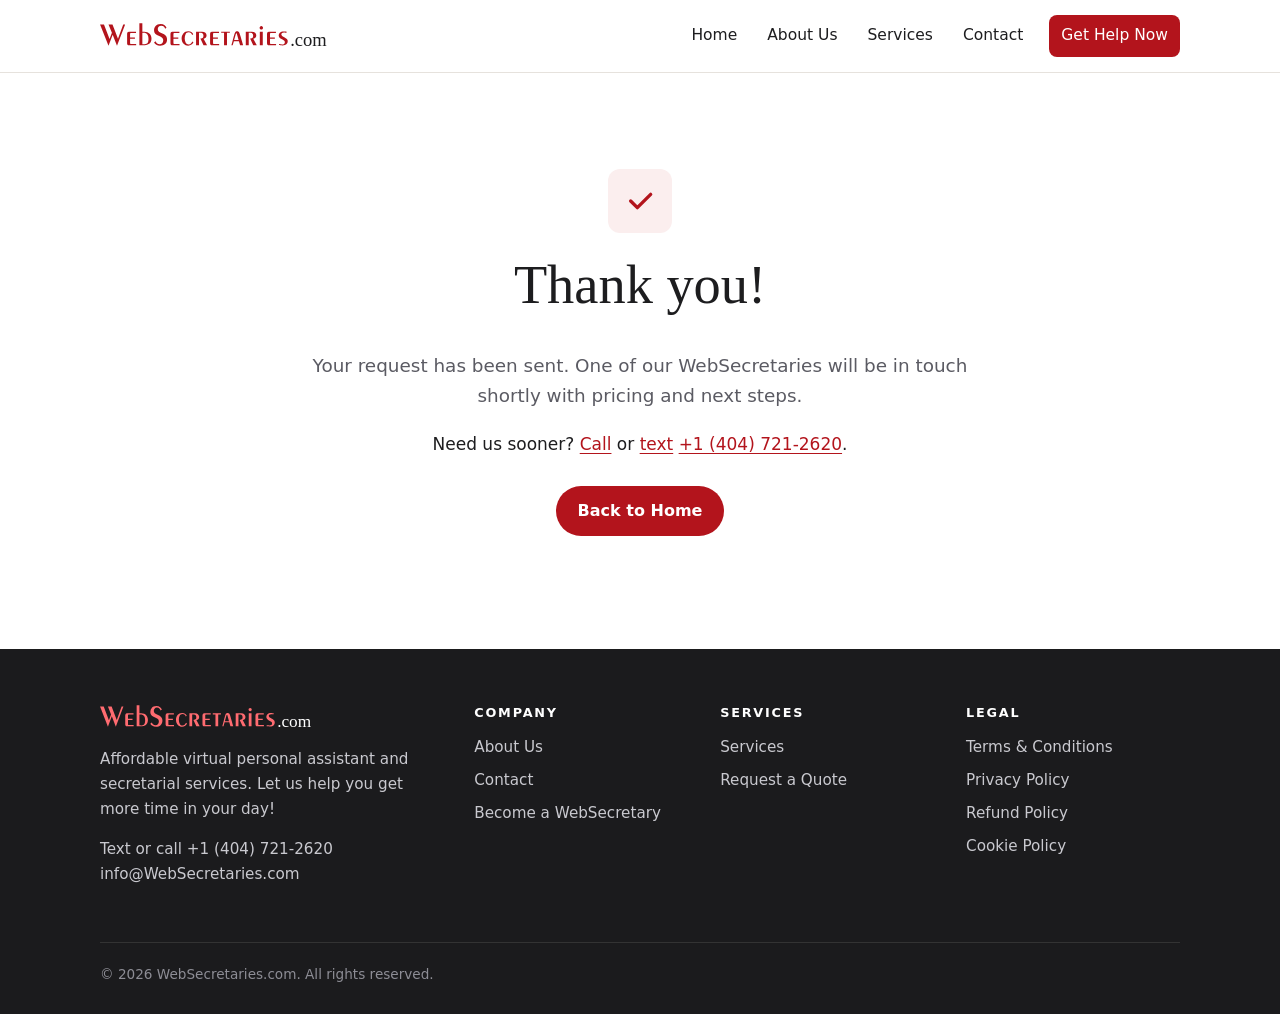
<file: thanks.html>
<!doctype html>
<html lang="en">
<head>
  <meta charset="utf-8">
  <meta http-equiv="Content-Security-Policy" content="default-src 'self'; script-src 'self'; style-src 'self' 'unsafe-inline' https://fonts.googleapis.com; font-src https://fonts.gstatic.com; img-src 'self' data:; connect-src 'self'; form-action 'self' https://forms.websecretaries.com; base-uri 'self'; object-src 'none'">
  <meta name="referrer" content="strict-origin-when-cross-origin">
  <meta name="viewport" content="width=device-width, initial-scale=1">
  <title>Thank You | WebSecretaries.com</title>
  <meta name="robots" content="noindex">
  
  <link rel="icon" href="images/favicon.svg" type="image/svg+xml">
  <link rel="icon" href="images/favicon-32.png" sizes="32x32" type="image/png">
  <link rel="apple-touch-icon" href="images/apple-touch-icon.png">
  <link rel="preconnect" href="https://fonts.googleapis.com">
  <link rel="preconnect" href="https://fonts.gstatic.com" crossorigin>
  <link href="https://fonts.googleapis.com/css2?family=Inter:wght@400;500;600&family=Marcellus&display=swap" rel="stylesheet">
  <link rel="stylesheet" href="css/styles.css?v=20261014">
</head>
<body>
  <a class="skip-link" href="#main">Skip to content</a>

  <header class="site-header">
    <div class="container header-inner">
      <a class="logo" href="./"><img src="images/logo-wordmark.svg" alt="WebSecretaries" width="596" height="72"><span>.com</span></a>
      <button class="nav-toggle" aria-label="Menu" aria-expanded="false" aria-controls="site-nav"><span></span><span></span><span></span></button>
      <nav class="nav" id="site-nav" aria-label="Main">
        <a href="./">Home</a>
        <a href="about.html">About Us</a>
        <a href="services.html">Services</a>
        <a href="contact.html">Contact</a>
        <a class="btn" href="contact.html#request">Get Help Now</a>
      </nav>
    </div>
  </header>

  <main id="main">
    <section class="section">
      <div class="container" style="text-align:center;max-width:720px">
        <div class="icon" style="margin:0 auto 20px;width:64px;height:64px"><svg viewBox="0 0 24 24" fill="none" stroke="currentColor" stroke-width="2.5" stroke-linecap="round" stroke-linejoin="round" style="width:32px;height:32px"><path d="M5 12l5 5L20 7"/></svg></div>
        <h1>Thank you!</h1>
        <p style="font-size:1.15rem;color:var(--muted)">Your request has been sent. One of our WebSecretaries will be in touch shortly with pricing and next steps.</p>
        <p>Need us sooner? <a href="tel:+14047212620">Call</a> or <a href="sms:+14047212620">text</a> <a href="tel:+14047212620">+1 (404) 721-2620</a>.</p>
        <p style="margin-top:28px"><a class="btn" href="./">Back to Home</a></p>
      </div>
    </section>  </main>

  <footer class="site-footer">
    <div class="container">
      <div class="footer-grid">
        <div>
          <a class="logo" href="./"><img src="images/logo-wordmark-light.svg" alt="WebSecretaries" width="596" height="72"><span>.com</span></a>
          <p style="margin-top:12px">Affordable virtual personal assistant and secretarial services. Let us help you get more time in your day!</p>
          <p><a href="sms:+14047212620">Text</a> or <a href="tel:+14047212620">call</a> <a href="tel:+14047212620">+1 (404) 721-2620</a><br><a href="mailto:info@WebSecretaries.com">info@WebSecretaries.com</a></p>
        </div>
        <div>
          <h3>Company</h3>
          <ul>
            <li><a href="about.html">About Us</a></li>
            <li><a href="contact.html">Contact</a></li>
            <li><a href="contact.html#request">Become a WebSecretary</a></li>
          </ul>
        </div>
        <div>
          <h3>Services</h3>
          <ul>
            <li><a href="services.html">Services</a></li>
            <li><a href="contact.html#request">Request a Quote</a></li>
          </ul>
        </div>
        <div>
          <h3>Legal</h3>
          <ul>
            <li><a href="terms.html">Terms &amp; Conditions</a></li>
            <li><a href="privacy.html">Privacy Policy</a></li>
            <li><a href="refund.html">Refund Policy</a></li>
            <li><a href="cookies.html">Cookie Policy</a></li>
          </ul>
        </div>
      </div>
      <div class="footer-bottom">&copy; <span id="year">2026</span> WebSecretaries.com. All rights reserved.</div>
    </div>
  </footer>

  <script src="js/main.js?v=20261013c"></script>
</body>
</html>
</file>
<file: css/styles.css>
/* WebSecretaries.com — site styles */
:root {
  --red: #b3141c;
  --red-dark: #8e0f16;
  --red-tint: #fbeeee;
  --hero-accent: #ff4f57;   /* brand red, brightened to stay readable on the dark hero photo */
  --ink: #1d1d1f;
  --muted: #5b5b63;
  --line: #e6e2dd;
  --paper: #ffffff;
  --cream: #f8f5f1;
  --radius: 14px;
  --shadow: 0 10px 30px rgba(29, 29, 31, 0.08);
  --max: 1120px;
  --serif: "Marcellus", Georgia, "Times New Roman", serif;
  --sans: "Inter", system-ui, -apple-system, "Segoe UI", Roboto, Arial, sans-serif;
}

*, *::before, *::after { box-sizing: border-box; }
html { scroll-behavior: smooth; }
body {
  margin: 0;
  font-family: var(--sans);
  font-size: 17px;
  line-height: 1.65;
  color: var(--ink);
  background: var(--paper);
  -webkit-font-smoothing: antialiased;
}
img { max-width: 100%; height: auto; display: block; }
a { color: var(--red); text-underline-offset: 3px; }
a:hover { color: var(--red-dark); }
h1, h2, h3 { font-family: var(--serif); font-weight: 400; line-height: 1.2; margin: 0 0 0.6em; }
h1 { font-size: clamp(2.1rem, 4.5vw, 3.4rem); }
h2 { font-size: clamp(1.7rem, 3vw, 2.3rem); }
h3 { font-size: 1.3rem; }
p { margin: 0 0 1em; }

.container { width: 100%; max-width: var(--max); margin: 0 auto; padding: 0 20px; }
.skip-link { position: absolute; left: -9999px; }
.skip-link:focus { left: 16px; top: 16px; z-index: 100; background: #fff; padding: 8px 14px; border-radius: 8px; }

/* Header */
.site-header {
  position: sticky; top: 0; z-index: 50;
  background: rgba(255, 255, 255, 0.95);
  backdrop-filter: blur(8px);
  border-bottom: 1px solid var(--line);
}
.header-inner { display: flex; align-items: center; justify-content: space-between; gap: 16px; min-height: 72px; }
/* Wordmark: "WebSecretaries" is an SVG of the Exotica font; ".com" is Times-style text */
.logo { display: inline-flex; align-items: baseline; text-decoration: none; white-space: nowrap; font-size: 1.45rem; line-height: 1; }
.logo img { display: inline-block; height: 0.98em; width: auto; }
.logo span { font-family: "Times New Roman", Times, "Liberation Serif", serif; color: var(--ink); font-size: 0.8em; margin-left: 2px; }
@media (max-width: 400px) { .logo { font-size: 1.2rem; } }
.nav { display: flex; align-items: center; gap: 6px; }
.nav a { color: var(--ink); text-decoration: none; font-weight: 500; font-size: 0.97rem; padding: 8px 12px; border-radius: 8px; }
.nav a:hover { background: var(--cream); }
.nav a[aria-current="page"] { color: var(--red); }
.nav .btn { margin-left: 8px; }
.nav a.btn:hover { background: var(--red-dark); }
.nav-toggle { display: none; background: none; border: 1px solid var(--line); border-radius: 8px; padding: 8px 10px; cursor: pointer; }
.nav-toggle span { display: block; width: 20px; height: 2px; background: var(--ink); margin: 4px 0; }

@media (max-width: 860px) {
  .nav-toggle { display: block; }
  .nav {
    display: none; position: absolute; top: 72px; left: 0; right: 0;
    flex-direction: column; align-items: stretch; gap: 0;
    background: #fff; border-bottom: 1px solid var(--line); padding: 8px 20px 16px;
  }
  .nav.open { display: flex; }
  .nav a { padding: 12px 8px; }
  .nav .btn { margin: 8px 0 0; text-align: center; }
}

/* Buttons */
.btn {
  display: inline-block; background: var(--red); color: #fff !important; text-decoration: none;
  font-weight: 600; padding: 12px 22px; border-radius: 999px; border: 0; cursor: pointer;
  font-size: 1rem; font-family: var(--sans); transition: background 0.15s ease, transform 0.15s ease;
}
.btn:hover { background: var(--red-dark); transform: translateY(-1px); }
.btn-outline { background: transparent; color: var(--ink) !important; border: 1.5px solid currentColor; }
.btn-outline:hover { background: rgba(255,255,255,0.12); }
.btn-light { background: #fff; color: var(--red) !important; }
.btn-light:hover { background: var(--red-tint); }

/* Hero */
.hero {
  position: relative; color: #fff; overflow: hidden;
  background: #2a2a2e url("../images/hero-desk.jpg") center / cover no-repeat;
}
.hero::before { content: ""; position: absolute; inset: 0; background: linear-gradient(100deg, rgba(20,20,22,0.88) 0%, rgba(20,20,22,0.7) 50%, rgba(20,20,22,0.35) 100%); }
.hero .container { position: relative; padding-top: clamp(72px, 12vw, 140px); padding-bottom: clamp(72px, 12vw, 140px); }
.hero h1 { max-width: 15em; }
.hero h1 em { font-style: normal; color: var(--hero-accent); }
.hero .eyebrow { color: var(--hero-accent); }
.hero p { font-size: 1.15rem; max-width: 34em; opacity: 0.92; }
.hero .actions { display: flex; flex-wrap: wrap; gap: 12px; margin-top: 28px; }
.hero .btn-outline { color: #fff !important; }

.page-hero { background: var(--cream); border-bottom: 1px solid var(--line); }
.page-hero .container { padding-top: 56px; padding-bottom: 48px; }
.eyebrow { text-transform: uppercase; letter-spacing: 0.14em; font-size: 0.8rem; font-weight: 600; color: var(--red); margin-bottom: 10px; display: block; }
.page-hero p { color: var(--muted); max-width: 44em; font-size: 1.08rem; margin: 0; }

/* Sections */
.section { padding: clamp(56px, 8vw, 96px) 0; }
.section-alt { background: var(--cream); }
.section-head { max-width: 40em; margin-bottom: 40px; }
.section-head p { color: var(--muted); }
.center { text-align: center; margin-left: auto; margin-right: auto; }

.grid { display: grid; gap: 24px; }
.grid-3 { grid-template-columns: repeat(3, 1fr); }
.grid-2 { grid-template-columns: repeat(2, 1fr); }
@media (max-width: 860px) { .grid-3, .grid-2 { grid-template-columns: 1fr; } }

.card {
  background: #fff; border: 1px solid var(--line); border-radius: var(--radius);
  padding: 28px; box-shadow: var(--shadow);
}
.card p:last-child { margin-bottom: 0; }
.icon {
  width: 48px; height: 48px; border-radius: 12px; background: var(--red-tint); color: var(--red);
  display: grid; place-items: center; margin-bottom: 18px;
}
.icon svg { width: 24px; height: 24px; }

.split { display: grid; grid-template-columns: 1.1fr 0.9fr; gap: 56px; align-items: center; }
.split.reverse { grid-template-columns: 0.9fr 1.1fr; }
.split img { border-radius: var(--radius); box-shadow: var(--shadow); width: 100%; object-fit: cover; }
@media (max-width: 860px) { .split, .split.reverse { grid-template-columns: 1fr; gap: 32px; } }

.task-list { list-style: none; padding: 0; margin: 0; display: flex; flex-wrap: wrap; gap: 8px; }
.task-list li { background: #fff; border: 1px solid var(--line); border-radius: 999px; padding: 6px 14px; font-size: 0.93rem; }

.checks { list-style: none; padding: 0; margin: 0 0 1em; }
.checks li { position: relative; padding-left: 30px; margin-bottom: 10px; }
.checks li::before {
  content: ""; position: absolute; left: 0; top: 0.45em; width: 18px; height: 18px; border-radius: 50%;
  background: var(--red) url("data:image/svg+xml,%3Csvg xmlns='http://www.w3.org/2000/svg' viewBox='0 0 24 24' fill='none' stroke='white' stroke-width='3.5' stroke-linecap='round' stroke-linejoin='round'%3E%3Cpath d='M5 12l5 5L20 7'/%3E%3C/svg%3E") center / 12px no-repeat;
}

/* Services */
.service { display: flex; flex-direction: column; }
.service .price { font-family: var(--serif); color: var(--red); font-size: 1.15rem; margin-bottom: 12px; }
.service p { color: var(--muted); }
.service .more { margin-top: auto; font-weight: 600; text-decoration: none; }
.note { background: var(--red-tint); border-left: 4px solid var(--red); border-radius: 8px; padding: 16px 20px; color: var(--ink); }

/* CTA band */
.cta { background: var(--red); color: #fff; }
.cta .container { display: flex; flex-wrap: wrap; align-items: center; justify-content: space-between; gap: 24px; padding-top: 48px; padding-bottom: 48px; }
.cta h2 { margin: 0 0 6px; }
.cta p { margin: 0; opacity: 0.92; }
.cta p a { color: #fff; font-weight: 600; }
.cta p a:hover { color: #fff; opacity: 0.85; }
.contact-item strong a { color: inherit; }

/* Contact */
#request { scroll-margin-top: 90px; }
.contact-grid { display: grid; grid-template-columns: 1fr 1.4fr; gap: 40px; align-items: start; }
@media (max-width: 860px) { .contact-grid { grid-template-columns: 1fr; } }
.contact-item { display: flex; gap: 14px; align-items: flex-start; margin-bottom: 22px; }
.contact-item .icon { margin: 0; flex: none; }
.contact-item strong { display: block; }

form .field { margin-bottom: 18px; }
form .row { display: grid; grid-template-columns: 1fr 1fr; gap: 16px; }
@media (max-width: 600px) { form .row { grid-template-columns: 1fr; } }
label { display: block; font-weight: 600; font-size: 0.93rem; margin-bottom: 6px; }
label .opt { font-weight: 400; color: var(--muted); }
input[type="text"], input[type="email"], input[type="tel"], select, textarea {
  width: 100%; font: inherit; font-size: 1rem; color: var(--ink);
  padding: 12px 14px; border: 1px solid #cfc9c2; border-radius: 10px; background: #fff;
}
textarea { min-height: 150px; resize: vertical; }
input:focus, select:focus, textarea:focus { outline: 3px solid rgba(179, 20, 28, 0.2); border-color: var(--red); }
.file-drop {
  border: 2px dashed #cfc9c2; border-radius: 12px; padding: 22px; text-align: center;
  background: var(--cream); cursor: pointer; transition: border-color 0.15s ease, background 0.15s ease;
}
.file-drop:hover, .file-drop.drag { border-color: var(--red); background: var(--red-tint); }
.file-drop input { position: absolute; width: 1px; height: 1px; opacity: 0; }
.file-drop .hint { color: var(--muted); font-size: 0.9rem; margin: 4px 0 0; }
.file-list { list-style: none; margin: 10px 0 0; padding: 0; font-size: 0.92rem; text-align: left; }
.file-list li { padding: 4px 0; border-bottom: 1px solid var(--line); }
.file-list .err { color: var(--red); }
.consent { display: flex; gap: 10px; align-items: flex-start; font-weight: 400; font-size: 0.93rem; }
.consent span { flex: 1; }
.consent input { margin-top: 3px; width: 20px; height: 20px; flex: none; accent-color: var(--red); }
.form-status { margin-top: 14px; font-weight: 500; }
.hp { position: absolute; left: -9999px; }

/* Legal pages */
.prose { max-width: 760px; }
.prose h2 { font-size: 1.5rem; margin-top: 1.8em; }
.prose ul { padding-left: 1.2em; }
.prose li { margin-bottom: 6px; }
.updated { color: var(--muted); font-size: 0.95rem; }
mark { background: #fff2a8; padding: 0 3px; border-radius: 3px; }

/* Footer */
.site-footer { background: #1b1b1d; color: #c9c9cf; font-size: 0.95rem; }
.site-footer .container { padding-top: 56px; padding-bottom: 28px; }
.footer-grid { display: grid; grid-template-columns: 1.6fr 1fr 1fr 1fr; gap: 32px; }
@media (max-width: 860px) { .footer-grid { grid-template-columns: 1fr 1fr; } }
@media (max-width: 520px) { .footer-grid { grid-template-columns: 1fr; } }
.site-footer .logo { font-size: 1.35rem; }
.site-footer .logo span { color: #fff; }
.site-footer h3 { font-family: var(--sans); font-size: 0.8rem; text-transform: uppercase; letter-spacing: 0.14em; color: #fff; margin-bottom: 14px; font-weight: 600; }
.site-footer ul { list-style: none; padding: 0; margin: 0; }
.site-footer li { margin-bottom: 8px; }
.site-footer a { color: #c9c9cf; text-decoration: none; }
.site-footer a:hover { color: #fff; }
.footer-bottom { border-top: 1px solid #333; margin-top: 40px; padding-top: 20px; font-size: 0.85rem; color: #8d8d95; }
</file>
